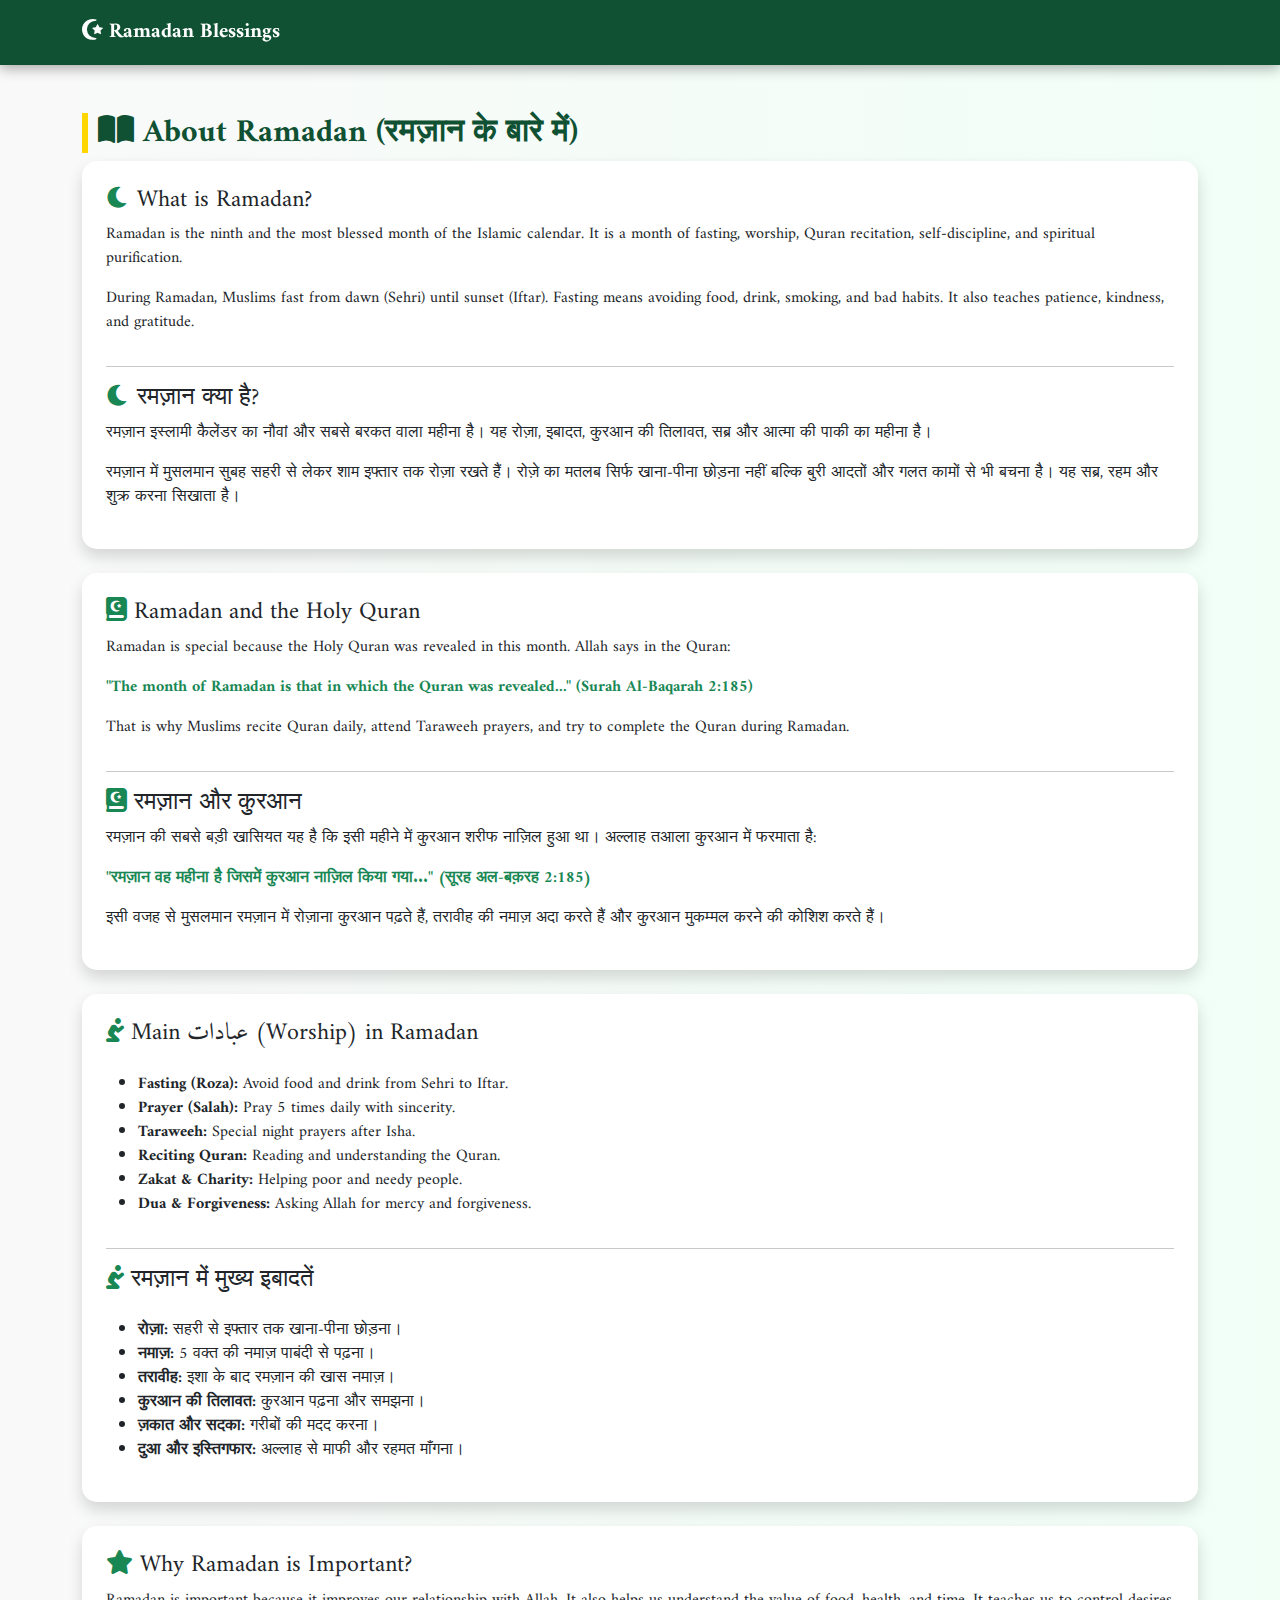
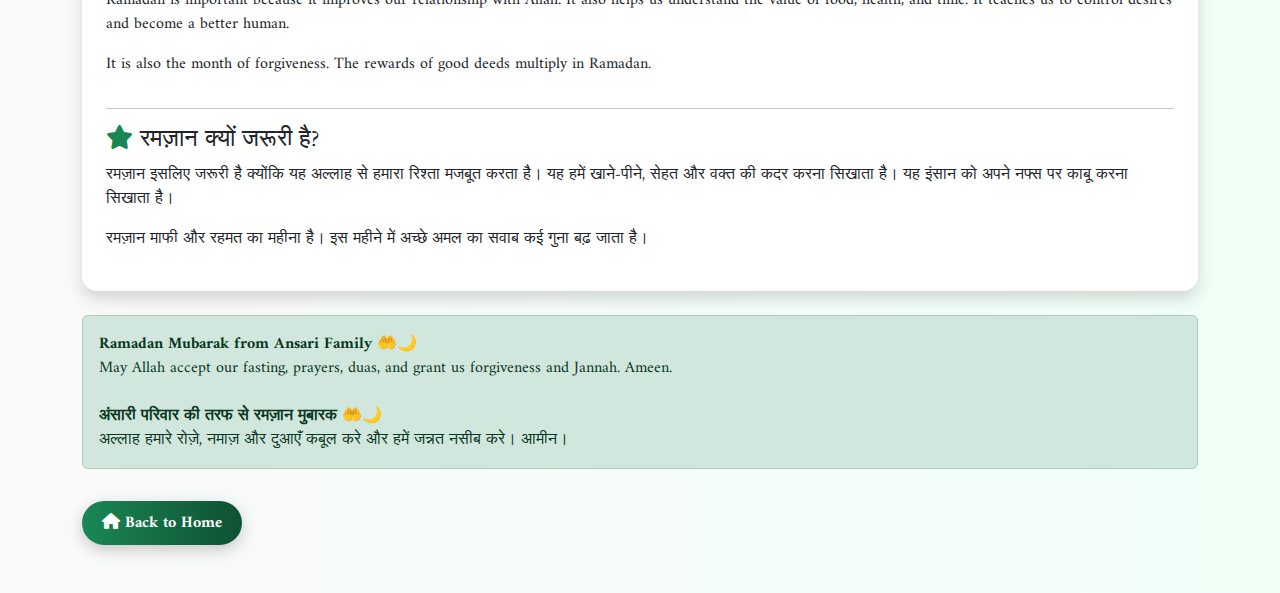
<file: about.html>
<!DOCTYPE html>
<html lang="en">

<head>
    <meta charset="UTF-8">
    <meta name="viewport" content="width=device-width, initial-scale=1.0">
    <title>About Ramadan</title>

    <!-- Bootstrap -->
    <link href="https://cdn.jsdelivr.net/npm/bootstrap@5.3.0/dist/css/bootstrap.min.css" rel="stylesheet">

    <!-- Font Awesome -->
    <link href="https://cdnjs.cloudflare.com/ajax/libs/font-awesome/6.0.0/css/all.min.css" rel="stylesheet">

    <!-- Google Font -->
    <link href="https://fonts.googleapis.com/css2?family=Amiri:wght@400;700&display=swap" rel="stylesheet">

    <!-- Custom CSS -->
    <link rel="stylesheet" href="styles.css">
</head>

<body>

    <!-- Navbar -->
    <nav class="navbar navbar-expand-lg navbar-dark sticky-top">
        <div class="container">
            <a class="navbar-brand" href="index.html">
                <i class="fas fa-star-and-crescent"></i> Ramadan Blessings
            </a>
        </div>
    </nav>

    <!-- About Section -->
    <section class="container my-5">
        <h2><i class="fas fa-book-open"></i> About Ramadan (रमज़ान के बारे में)</h2>

        <div class="card shadow p-4 mb-4">
            <h4><i class="fas fa-moon text-success"></i> What is Ramadan?</h4>
            <p>
                Ramadan is the ninth and the most blessed month of the Islamic calendar. It is a month of fasting,
                worship, Quran recitation, self-discipline, and spiritual purification.
            </p>

            <p>
                During Ramadan, Muslims fast from dawn (Sehri) until sunset (Iftar). Fasting means avoiding food,
                drink, smoking, and bad habits. It also teaches patience, kindness, and gratitude.
            </p>

            <hr>

            <h4><i class="fas fa-moon text-success"></i> रमज़ान क्या है?</h4>
            <p>
                रमज़ान इस्लामी कैलेंडर का नौवां और सबसे बरकत वाला महीना है। यह रोज़ा, इबादत, कुरआन की तिलावत,
                सब्र और आत्मा की पाकी का महीना है।
            </p>

            <p>
                रमज़ान में मुसलमान सुबह सहरी से लेकर शाम इफ्तार तक रोज़ा रखते हैं। रोज़े का मतलब सिर्फ खाना-पीना
                छोड़ना नहीं बल्कि बुरी आदतों और गलत कामों से भी बचना है। यह सब्र, रहम और शुक्र करना सिखाता है।
            </p>
        </div>

        <div class="card shadow p-4 mb-4">
            <h4><i class="fas fa-quran text-success"></i> Ramadan and the Holy Quran</h4>
            <p>
                Ramadan is special because the Holy Quran was revealed in this month. Allah says in the Quran:
            </p>

            <p class="text-success fw-bold">
                "The month of Ramadan is that in which the Quran was revealed..." (Surah Al-Baqarah 2:185)
            </p>

            <p>
                That is why Muslims recite Quran daily, attend Taraweeh prayers, and try to complete the Quran during
                Ramadan.
            </p>

            <hr>

            <h4><i class="fas fa-quran text-success"></i> रमज़ान और कुरआन</h4>
            <p>
                रमज़ान की सबसे बड़ी खासियत यह है कि इसी महीने में कुरआन शरीफ नाज़िल हुआ था।
                अल्लाह तआला कुरआन में फरमाता है:
            </p>

            <p class="text-success fw-bold">
                "रमज़ान वह महीना है जिसमें कुरआन नाज़िल किया गया..." (सूरह अल-बक़रह 2:185)
            </p>

            <p>
                इसी वजह से मुसलमान रमज़ान में रोज़ाना कुरआन पढ़ते हैं, तरावीह की नमाज़ अदा करते हैं और कुरआन मुकम्मल
                करने की कोशिश करते हैं।
            </p>
        </div>

        <div class="card shadow p-4 mb-4">
            <h4><i class="fas fa-pray text-success"></i> Main عبادات (Worship) in Ramadan</h4>

            <ul class="mt-3">
                <li><b>Fasting (Roza):</b> Avoid food and drink from Sehri to Iftar.</li>
                <li><b>Prayer (Salah):</b> Pray 5 times daily with sincerity.</li>
                <li><b>Taraweeh:</b> Special night prayers after Isha.</li>
                <li><b>Reciting Quran:</b> Reading and understanding the Quran.</li>
                <li><b>Zakat & Charity:</b> Helping poor and needy people.</li>
                <li><b>Dua & Forgiveness:</b> Asking Allah for mercy and forgiveness.</li>
            </ul>

            <hr>

            <h4><i class="fas fa-pray text-success"></i> रमज़ान में मुख्य इबादतें</h4>

            <ul class="mt-3">
                <li><b>रोज़ा:</b> सहरी से इफ्तार तक खाना-पीना छोड़ना।</li>
                <li><b>नमाज़:</b> 5 वक्त की नमाज़ पाबंदी से पढ़ना।</li>
                <li><b>तरावीह:</b> इशा के बाद रमज़ान की खास नमाज़।</li>
                <li><b>कुरआन की तिलावत:</b> कुरआन पढ़ना और समझना।</li>
                <li><b>ज़कात और सदका:</b> गरीबों की मदद करना।</li>
                <li><b>दुआ और इस्तिगफार:</b> अल्लाह से माफी और रहमत माँगना।</li>
            </ul>
        </div>

        <div class="card shadow p-4 mb-4">
            <h4><i class="fas fa-star text-success"></i> Why Ramadan is Important?</h4>

            <p>
                Ramadan is important because it improves our relationship with Allah. It also helps us understand the
                value of food, health, and time. It teaches us to control desires and become a better human.
            </p>

            <p>
                It is also the month of forgiveness. The rewards of good deeds multiply in Ramadan.
            </p>

            <hr>

            <h4><i class="fas fa-star text-success"></i> रमज़ान क्यों जरूरी है?</h4>

            <p>
                रमज़ान इसलिए जरूरी है क्योंकि यह अल्लाह से हमारा रिश्ता मजबूत करता है। यह हमें खाने-पीने, सेहत और
                वक्त की कदर करना सिखाता है। यह इंसान को अपने नफ्स पर काबू करना सिखाता है।
            </p>

            <p>
                रमज़ान माफी और रहमत का महीना है। इस महीने में अच्छे अमल का सवाब कई गुना बढ़ जाता है।
            </p>
        </div>

        <div class="alert alert-success mt-4">
            <b>Ramadan Mubarak from Ansari Family 🤲🌙</b><br>
            May Allah accept our fasting, prayers, duas, and grant us forgiveness and Jannah. Ameen.
            <br><br>
            <b>अंसारी परिवार की तरफ से रमज़ान मुबारक 🤲🌙</b><br>
            अल्लाह हमारे रोज़े, नमाज़ और दुआएँ कबूल करे और हमें जन्नत नसीब करे। आमीन।
        </div>

        <a href="index.html" class="btn btn-islamic mt-3">
            <i class="fas fa-home"></i> Back to Home
        </a>
    </section>

    <!-- Bootstrap JS -->
    <script src="https://cdn.jsdelivr.net/npm/bootstrap@5.3.0/dist/js/bootstrap.bundle.min.js"></script>

</body>

</html>
</file>
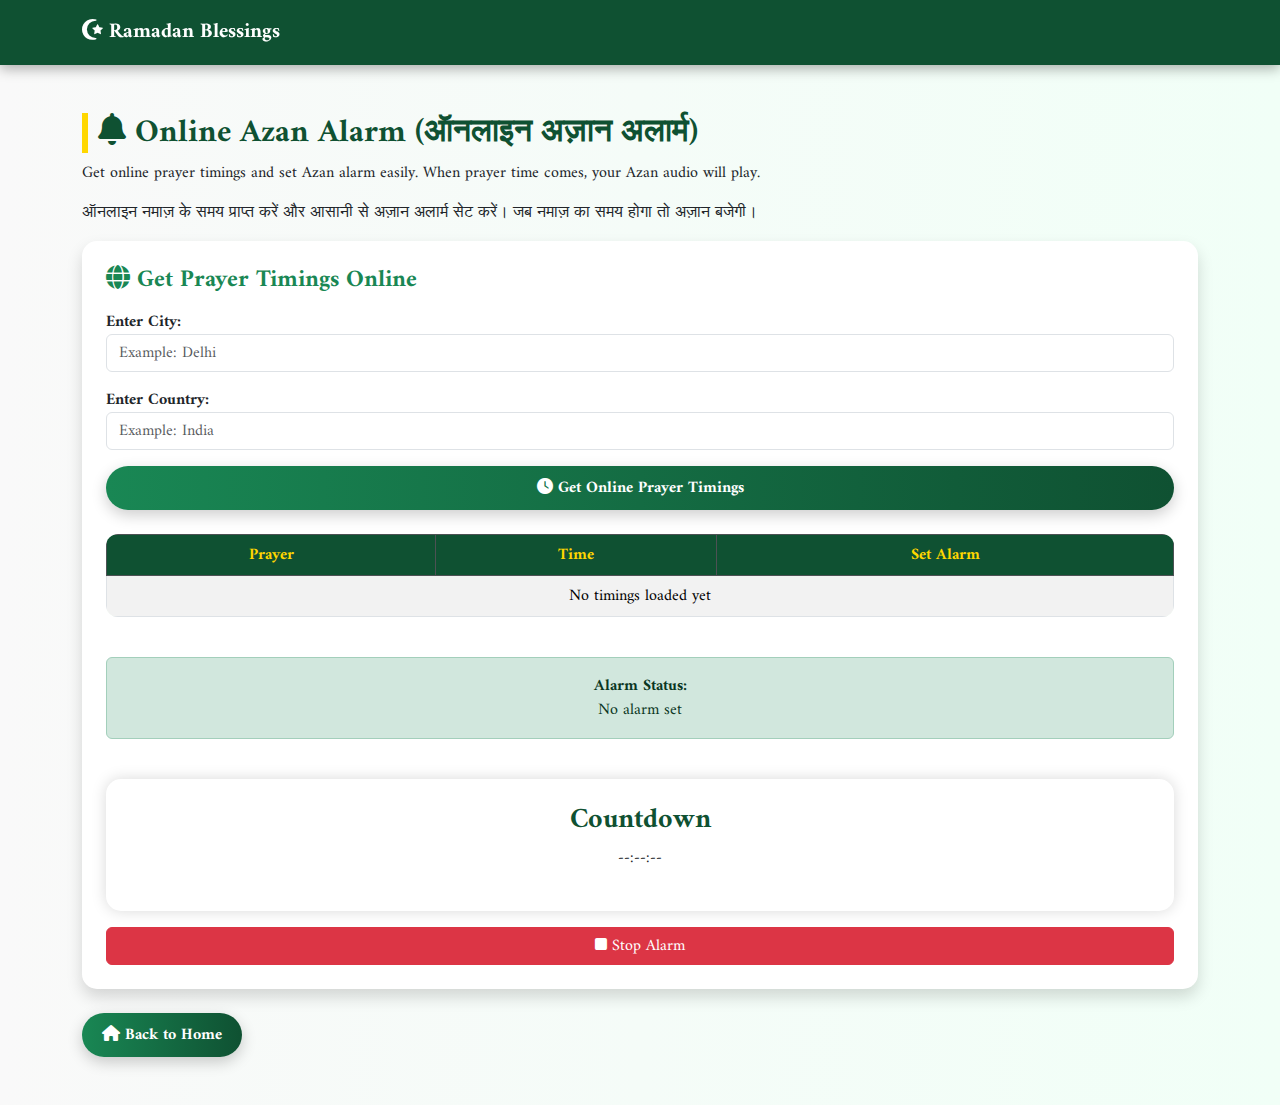
<file: azan-alarm.html>
<!DOCTYPE html>
<html lang="en">

<head>
    <meta charset="UTF-8">
    <meta name="viewport" content="width=device-width, initial-scale=1.0">
    <title>Azan Alarm</title>

    <!-- Bootstrap -->
    <link href="https://cdn.jsdelivr.net/npm/bootstrap@5.3.0/dist/css/bootstrap.min.css" rel="stylesheet">

    <!-- Font Awesome -->
    <link href="https://cdnjs.cloudflare.com/ajax/libs/font-awesome/6.0.0/css/all.min.css" rel="stylesheet">

    <!-- Google Font -->
    <link href="https://fonts.googleapis.com/css2?family=Amiri:wght@400;700&display=swap" rel="stylesheet">

    <!-- Custom CSS -->
    <link rel="stylesheet" href="styles.css">
</head>

<body>

    <!-- Navbar -->
    <nav class="navbar navbar-expand-lg navbar-dark sticky-top">
        <div class="container">
            <a class="navbar-brand" href="index.html">
                <i class="fas fa-star-and-crescent"></i> Ramadan Blessings
            </a>
        </div>
    </nav>

    <!-- Azan Alarm Section -->
    <section class="container my-5">
        <h2><i class="fas fa-bell"></i> Online Azan Alarm (ऑनलाइन अज़ान अलार्म)</h2>

        <p>
            Get online prayer timings and set Azan alarm easily. When prayer time comes, your Azan audio will play.
        </p>

        <p>
            ऑनलाइन नमाज़ के समय प्राप्त करें और आसानी से अज़ान अलार्म सेट करें। जब नमाज़ का समय होगा तो अज़ान बजेगी।
        </p>

        <div class="card shadow p-4">

            <h4 class="text-success fw-bold mb-3">
                <i class="fas fa-globe"></i> Get Prayer Timings Online
            </h4>

            <label><b>Enter City:</b></label>
            <input type="text" class="form-control" id="cityName" placeholder="Example: Delhi">

            <label class="mt-3"><b>Enter Country:</b></label>
            <input type="text" class="form-control" id="countryName" placeholder="Example: India">

            <button class="btn btn-islamic mt-3 w-100" onclick="fetchPrayerTimes()">
                <i class="fas fa-clock"></i> Get Online Prayer Timings
            </button>

            <div class="table-responsive mt-4">
                <table class="table table-striped table-bordered text-center">
                    <thead class="table-dark">
                        <tr>
                            <th>Prayer</th>
                            <th>Time</th>
                            <th>Set Alarm</th>
                        </tr>
                    </thead>
                    <tbody id="prayerTable">
                        <tr>
                            <td colspan="3">No timings loaded yet</td>
                        </tr>
                    </tbody>
                </table>
            </div>

            <div class="alert alert-success mt-4 text-center">
                <b>Alarm Status:</b>
                <p id="alarmStatus" class="m-0">No alarm set</p>
            </div>

            <div class="countdown-box mt-4">
                <h3>Countdown</h3>
                <p id="alarmCountdown">--:--:--</p>
            </div>

            <button class="btn btn-danger mt-3 w-100" onclick="stopAzanAlarm()">
                <i class="fas fa-stop"></i> Stop Alarm
            </button>

        </div>

        <!-- Audio File -->
        <audio id="azanAudio">
            <source src="azan.mp3" type="audio/mpeg">
        </audio>

        <a href="index.html" class="btn btn-islamic mt-4">
            <i class="fas fa-home"></i> Back to Home
        </a>

    </section>

    <!-- JavaScript -->
    <script>
        // ======================================
        // ONLINE PRAYER TIME FETCH (ALADHAN API)
        // ======================================

        async function fetchPrayerTimes() {
            const city = document.getElementById("cityName").value;
            const country = document.getElementById("countryName").value;

            if (city.trim() === "" || country.trim() === "") {
                alert("Please enter City and Country!");
                return;
            }

            try {
                const url = `https://api.aladhan.com/v1/timingsByCity?city=${city}&country=${country}&method=2`;

                const response = await fetch(url);
                const data = await response.json();

                const timings = data.data.timings;

                const prayerTimes = {
                    Fajr: timings.Fajr,
                    Dhuhr: timings.Dhuhr,
                    Asr: timings.Asr,
                    Maghrib: timings.Maghrib,
                    Isha: timings.Isha
                };

                let tableHTML = "";

                for (let prayer in prayerTimes) {
                    tableHTML += `
                        <tr>
                            <td><b>${prayer}</b></td>
                            <td>${prayerTimes[prayer]}</td>
                            <td>
                                <button class="btn btn-success btn-sm" onclick="setOnlineAlarm('${prayer}', '${prayerTimes[prayer]}')">
                                    Set Alarm
                                </button>
                            </td>
                        </tr>
                    `;
                }

                document.getElementById("prayerTable").innerHTML = tableHTML;

            } catch (error) {
                alert("Error fetching prayer timings. Please check city/country name.");
                console.log(error);
            }
        }

        // ======================================
        // SET ALARM USING ONLINE PRAYER TIME
        // ======================================

        let alarmInterval;

        function setOnlineAlarm(prayer, time) {
            document.getElementById("alarmStatus").innerText =
                `Alarm set for ${prayer} at ${time}`;

            localStorage.setItem("azanAlarmPrayer", prayer);
            localStorage.setItem("azanAlarmTime", time);

            if (alarmInterval) clearInterval(alarmInterval);

            alarmInterval = setInterval(() => {
                checkAzanAlarm(prayer, time);
                updateCountdown(time);
            }, 1000);

            alert(`Alarm set for ${prayer} at ${time}`);
        }

        // ======================================
        // CHECK ALARM
        // ======================================

        function checkAzanAlarm(prayer, alarmTime) {
            const now = new Date();
            const currentTime = now.toTimeString().slice(0, 5);

            if (currentTime === alarmTime) {
                const audio = document.getElementById("azanAudio");

                if (audio) {
                    audio.play();
                }

                alert(`🕌 Azan Time for ${prayer}!`);

                clearInterval(alarmInterval);
            }
        }

        // ======================================
        // STOP ALARM
        // ======================================

        function stopAzanAlarm() {
            const audio = document.getElementById("azanAudio");
            if (audio) {
                audio.pause();
                audio.currentTime = 0;
            }

            if (alarmInterval) clearInterval(alarmInterval);

            document.getElementById("alarmStatus").innerText = "Alarm stopped";
            document.getElementById("alarmCountdown").innerText = "--:--:--";

            localStorage.removeItem("azanAlarmPrayer");
            localStorage.removeItem("azanAlarmTime");
        }

        // ======================================
        // COUNTDOWN TIMER
        // ======================================

        function updateCountdown(alarmTime) {
            const countdownElement = document.getElementById("alarmCountdown");
            if (!countdownElement) return;

            const now = new Date();
            const [hours, minutes] = alarmTime.split(":");

            let alarmDate = new Date();
            alarmDate.setHours(hours, minutes, 0);

            if (alarmDate < now) {
                alarmDate.setDate(alarmDate.getDate() + 1);
            }

            const diff = alarmDate - now;

            const h = Math.floor(diff / (1000 * 60 * 60));
            const m = Math.floor((diff % (1000 * 60 * 60)) / (1000 * 60));
            const s = Math.floor((diff % (1000 * 60)) / 1000);

            countdownElement.innerText = `${h}h ${m}m ${s}s`;
        }

        // ======================================
        // LOAD SAVED ALARM ON PAGE RELOAD
        // ======================================

        window.addEventListener("load", () => {
            const prayer = localStorage.getItem("azanAlarmPrayer");
            const time = localStorage.getItem("azanAlarmTime");

            if (prayer && time) {
                const status = document.getElementById("alarmStatus");
                if (status) status.innerText = `Alarm set for ${prayer} at ${time}`;

                alarmInterval = setInterval(() => {
                    checkAzanAlarm(prayer, time);
                    updateCountdown(time);
                }, 1000);
            }
        });
    </script>

    <!-- Bootstrap JS -->
    <script src="https://cdn.jsdelivr.net/npm/bootstrap@5.3.0/dist/js/bootstrap.bundle.min.js"></script>

</body>

</html>
</file>
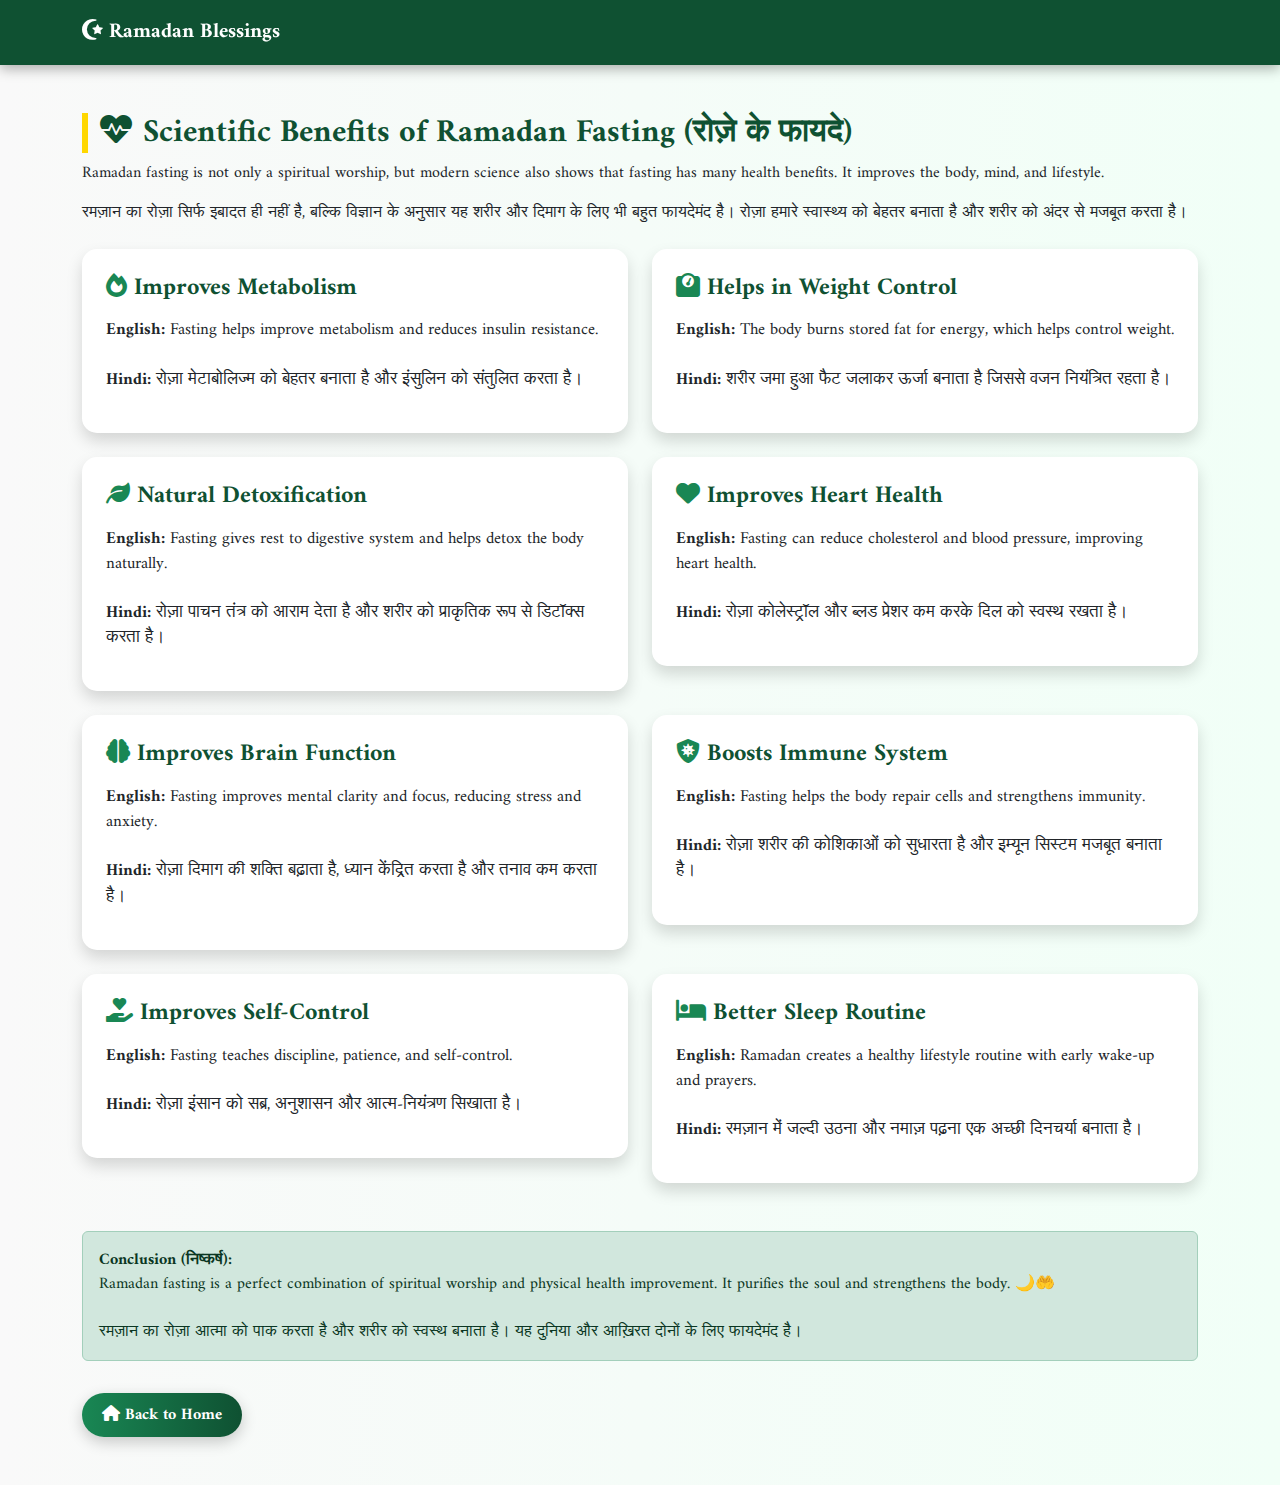
<file: benefits.html>
<!DOCTYPE html>
<html lang="en">

<head>
    <meta charset="UTF-8">
    <meta name="viewport" content="width=device-width, initial-scale=1.0">
    <title>Scientific Benefits of Ramadan</title>

    <!-- Bootstrap -->
    <link href="https://cdn.jsdelivr.net/npm/bootstrap@5.3.0/dist/css/bootstrap.min.css" rel="stylesheet">

    <!-- Font Awesome -->
    <link href="https://cdnjs.cloudflare.com/ajax/libs/font-awesome/6.0.0/css/all.min.css" rel="stylesheet">

    <!-- Google Font -->
    <link href="https://fonts.googleapis.com/css2?family=Amiri:wght@400;700&display=swap" rel="stylesheet">

    <!-- Custom CSS -->
    <link rel="stylesheet" href="styles.css">
</head>

<body>

    <!-- Navbar -->
    <nav class="navbar navbar-expand-lg navbar-dark sticky-top">
        <div class="container">
            <a class="navbar-brand" href="index.html">
                <i class="fas fa-star-and-crescent"></i> Ramadan Blessings
            </a>
        </div>
    </nav>

    <!-- Benefits Section -->
    <section class="container my-5">
        <h2><i class="fas fa-heartbeat"></i> Scientific Benefits of Ramadan Fasting (रोज़े के फायदे)</h2>

        <p>
            Ramadan fasting is not only a spiritual worship, but modern science also shows that fasting has many
            health benefits. It improves the body, mind, and lifestyle.
        </p>

        <p>
            रमज़ान का रोज़ा सिर्फ इबादत ही नहीं है, बल्कि विज्ञान के अनुसार यह शरीर और दिमाग के लिए भी बहुत फायदेमंद है।
            रोज़ा हमारे स्वास्थ्य को बेहतर बनाता है और शरीर को अंदर से मजबूत करता है।
        </p>

        <div class="row mt-4">

            <!-- Benefit 1 -->
            <div class="col-md-6 mb-4">
                <div class="card shadow p-4 benefit-card">
                    <h4><i class="fas fa-fire text-success"></i> Improves Metabolism</h4>
                    <p><b>English:</b> Fasting helps improve metabolism and reduces insulin resistance.</p>
                    <p><b>Hindi:</b> रोज़ा मेटाबोलिज्म को बेहतर बनाता है और इंसुलिन को संतुलित करता है।</p>
                </div>
            </div>

            <!-- Benefit 2 -->
            <div class="col-md-6 mb-4">
                <div class="card shadow p-4 benefit-card">
                    <h4><i class="fas fa-weight-scale text-success"></i> Helps in Weight Control</h4>
                    <p><b>English:</b> The body burns stored fat for energy, which helps control weight.</p>
                    <p><b>Hindi:</b> शरीर जमा हुआ फैट जलाकर ऊर्जा बनाता है जिससे वजन नियंत्रित रहता है।</p>
                </div>
            </div>

            <!-- Benefit 3 -->
            <div class="col-md-6 mb-4">
                <div class="card shadow p-4 benefit-card">
                    <h4><i class="fas fa-leaf text-success"></i> Natural Detoxification</h4>
                    <p><b>English:</b> Fasting gives rest to digestive system and helps detox the body naturally.</p>
                    <p><b>Hindi:</b> रोज़ा पाचन तंत्र को आराम देता है और शरीर को प्राकृतिक रूप से डिटॉक्स करता है।</p>
                </div>
            </div>

            <!-- Benefit 4 -->
            <div class="col-md-6 mb-4">
                <div class="card shadow p-4 benefit-card">
                    <h4><i class="fas fa-heart text-success"></i> Improves Heart Health</h4>
                    <p><b>English:</b> Fasting can reduce cholesterol and blood pressure, improving heart health.</p>
                    <p><b>Hindi:</b> रोज़ा कोलेस्ट्रॉल और ब्लड प्रेशर कम करके दिल को स्वस्थ रखता है।</p>
                </div>
            </div>

            <!-- Benefit 5 -->
            <div class="col-md-6 mb-4">
                <div class="card shadow p-4 benefit-card">
                    <h4><i class="fas fa-brain text-success"></i> Improves Brain Function</h4>
                    <p><b>English:</b> Fasting improves mental clarity and focus, reducing stress and anxiety.</p>
                    <p><b>Hindi:</b> रोज़ा दिमाग की शक्ति बढ़ाता है, ध्यान केंद्रित करता है और तनाव कम करता है।</p>
                </div>
            </div>

            <!-- Benefit 6 -->
            <div class="col-md-6 mb-4">
                <div class="card shadow p-4 benefit-card">
                    <h4><i class="fas fa-shield-virus text-success"></i> Boosts Immune System</h4>
                    <p><b>English:</b> Fasting helps the body repair cells and strengthens immunity.</p>
                    <p><b>Hindi:</b> रोज़ा शरीर की कोशिकाओं को सुधारता है और इम्यून सिस्टम मजबूत बनाता है।</p>
                </div>
            </div>

            <!-- Benefit 7 -->
            <div class="col-md-6 mb-4">
                <div class="card shadow p-4 benefit-card">
                    <h4><i class="fas fa-hand-holding-heart text-success"></i> Improves Self-Control</h4>
                    <p><b>English:</b> Fasting teaches discipline, patience, and self-control.</p>
                    <p><b>Hindi:</b> रोज़ा इंसान को सब्र, अनुशासन और आत्म-नियंत्रण सिखाता है।</p>
                </div>
            </div>

            <!-- Benefit 8 -->
            <div class="col-md-6 mb-4">
                <div class="card shadow p-4 benefit-card">
                    <h4><i class="fas fa-bed text-success"></i> Better Sleep Routine</h4>
                    <p><b>English:</b> Ramadan creates a healthy lifestyle routine with early wake-up and prayers.</p>
                    <p><b>Hindi:</b> रमज़ान में जल्दी उठना और नमाज़ पढ़ना एक अच्छी दिनचर्या बनाता है।</p>
                </div>
            </div>

        </div>

        <div class="alert alert-success mt-4">
            <b>Conclusion (निष्कर्ष):</b><br>
            Ramadan fasting is a perfect combination of spiritual worship and physical health improvement. It purifies
            the soul and strengthens the body. 🌙🤲
            <br><br>
            रमज़ान का रोज़ा आत्मा को पाक करता है और शरीर को स्वस्थ बनाता है। यह दुनिया और आख़िरत दोनों के लिए फायदेमंद है।
        </div>

        <a href="index.html" class="btn btn-islamic mt-3">
            <i class="fas fa-home"></i> Back to Home
        </a>
    </section>

    <!-- Bootstrap JS -->
    <script src="https://cdn.jsdelivr.net/npm/bootstrap@5.3.0/dist/js/bootstrap.bundle.min.js"></script>

</body>

</html>
</file>
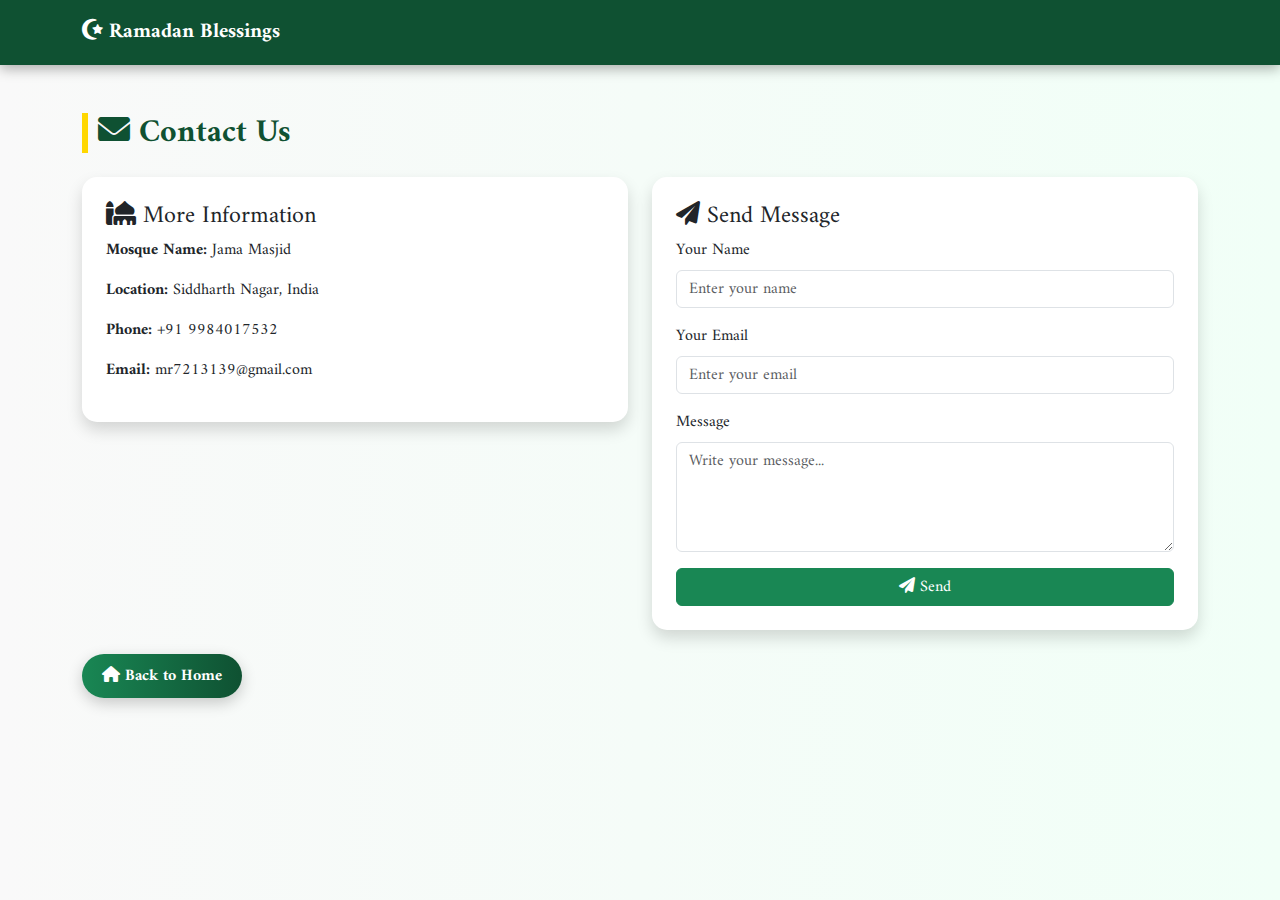
<file: contact.html>
<!DOCTYPE html>
<html lang="en">

<head>
    <meta charset="UTF-8">
    <meta name="viewport" content="width=device-width, initial-scale=1.0">
    <title>Contact</title>

    <link href="https://cdn.jsdelivr.net/npm/bootstrap@5.3.0/dist/css/bootstrap.min.css" rel="stylesheet">
    <link href="https://cdnjs.cloudflare.com/ajax/libs/font-awesome/6.0.0/css/all.min.css" rel="stylesheet">
    <link href="https://fonts.googleapis.com/css2?family=Amiri:wght@400;700&display=swap" rel="stylesheet">
    <link rel="stylesheet" href="styles.css">
</head>

<body>

    <nav class="navbar navbar-expand-lg navbar-dark sticky-top">
        <div class="container">
            <a class="navbar-brand" href="index.html"><i class="fas fa-star-and-crescent"></i> Ramadan Blessings</a>
        </div>
    </nav>

    <section class="container my-5">
        <h2><i class="fas fa-envelope"></i> Contact Us</h2>

        <div class="row mt-4">
            <div class="col-md-6">
                <div class="card shadow p-4">
                    <h4><i class="fas fa-mosque"></i> More Information</h4>
                    <p><strong>Mosque Name:</strong> Jama Masjid</p>
                    <p><strong>Location:</strong> Siddharth Nagar, India</p>
                    <p><strong>Phone:</strong> +91 9984017532</p>
                    <p><strong>Email:</strong> mr7213139@gmail.com</p>
                </div>
            </div>

            <div class="col-md-6 mt-4 mt-md-0">
                <div class="card shadow p-4">
                    <h4><i class="fas fa-paper-plane"></i> Send Message</h4>

                    <form action="https://formsubmit.co/mr7213139@gmail.com" method="POST">
                        <input type="hidden" name="_captcha" value="false">
                        <input type="hidden" name="_next" value="thankyou.html">

                        <div class="mb-3">
                            <label class="form-label">Your Name</label>
                            <input type="text" name="name" class="form-control" placeholder="Enter your name" required>
                        </div>

                        <div class="mb-3">
                            <label class="form-label">Your Email</label>
                            <input type="email" name="email" class="form-control" placeholder="Enter your email" required>
                        </div>

                        <div class="mb-3">
                            <label class="form-label">Message</label>
                            <textarea name="message" class="form-control" rows="4" placeholder="Write your message..." required></textarea>
                        </div>

                        <button type="submit" class="btn btn-success w-100">
                            <i class="fas fa-paper-plane"></i> Send
                        </button>
                    </form>
                </div>
            </div>
        </div>

        <a href="index.html" class="btn btn-islamic mt-4"><i class="fas fa-home"></i> Back to Home</a>
    </section>

</body>

</html>
</file>
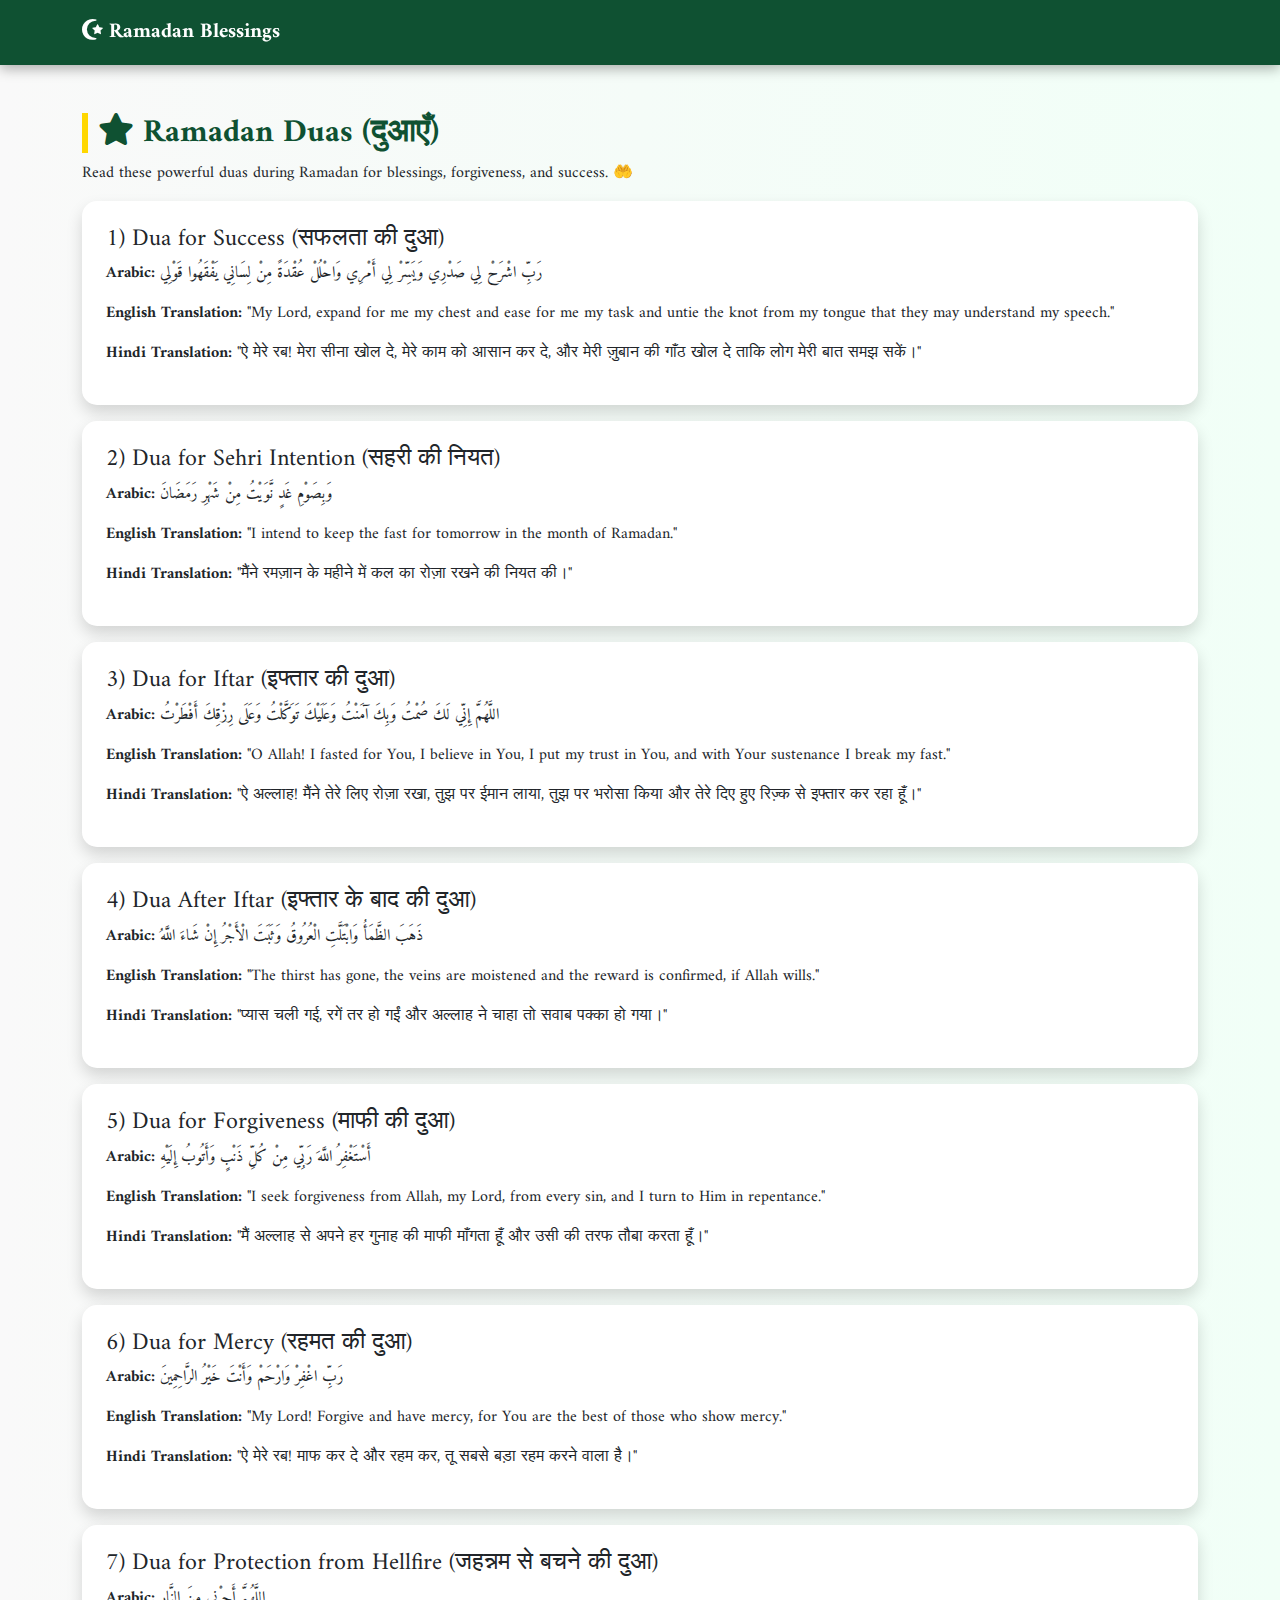
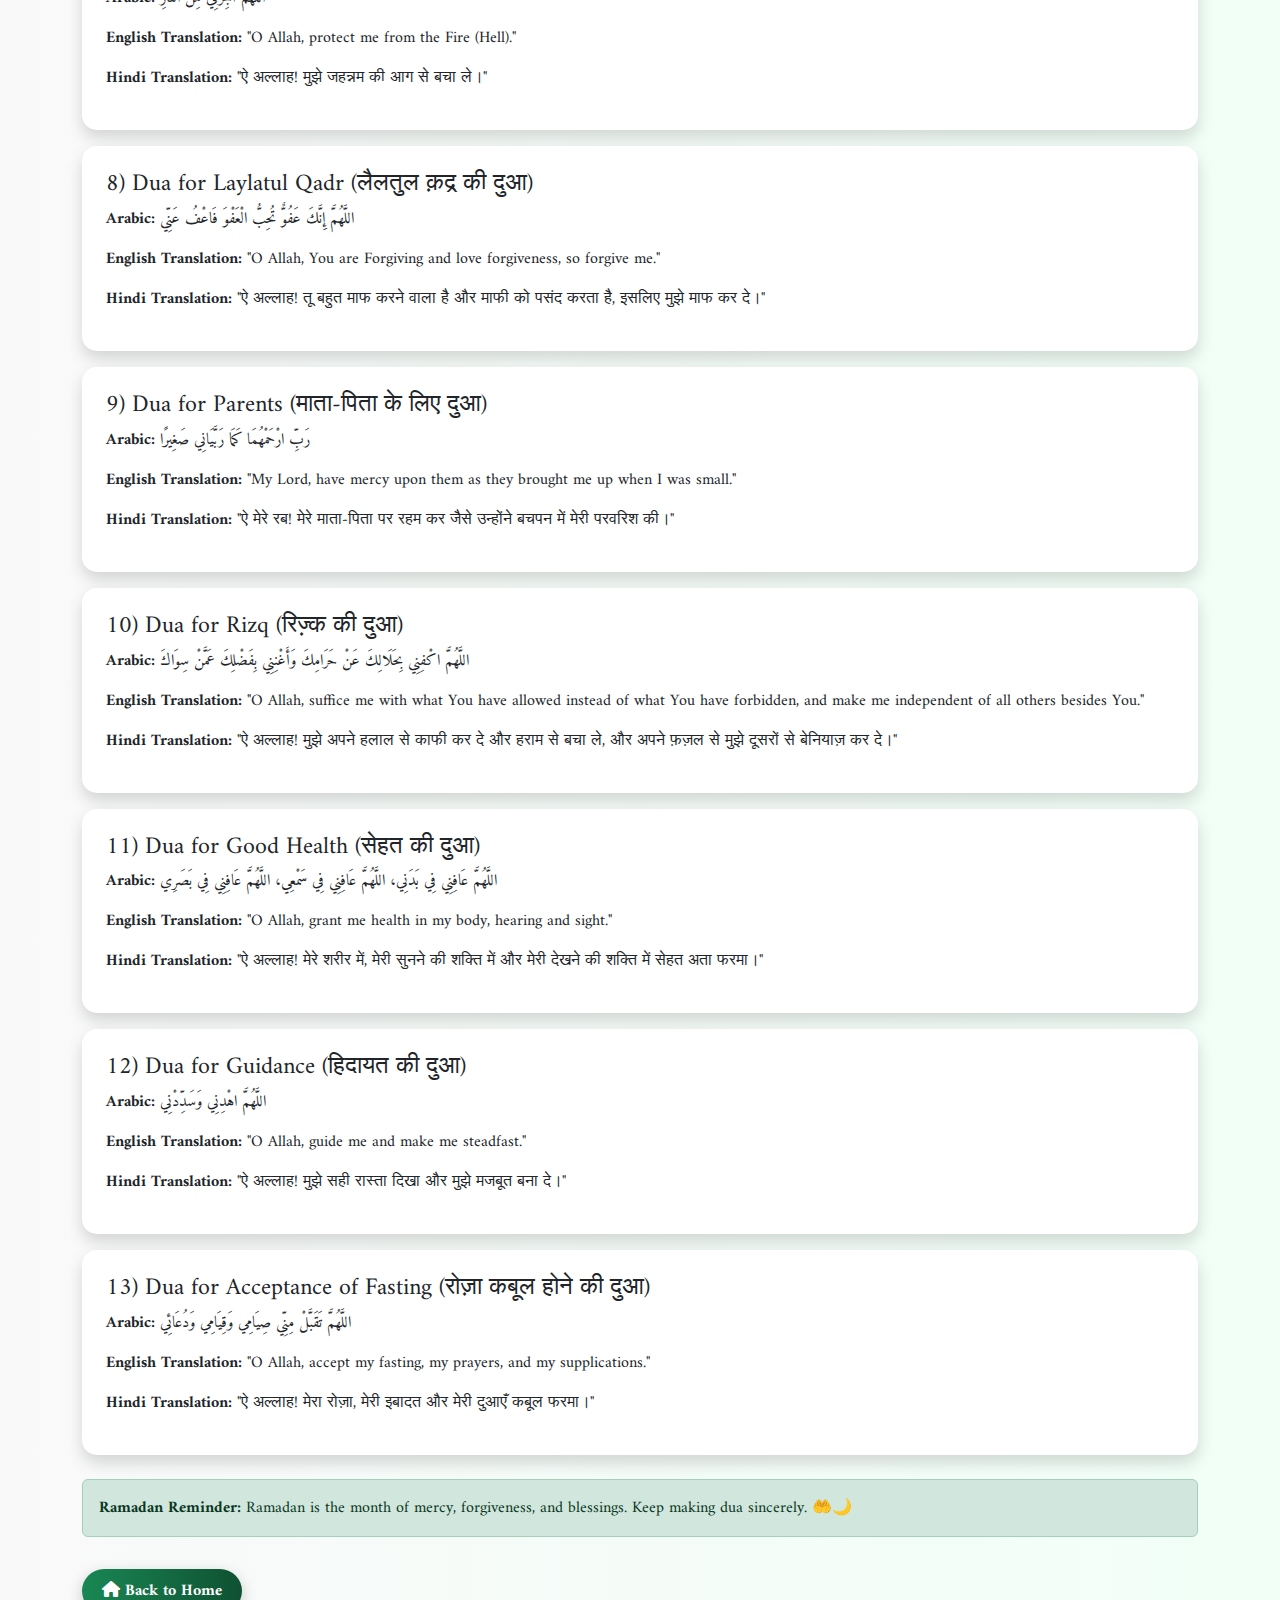
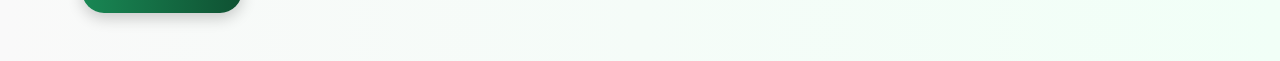
<file: dua.html>
<!DOCTYPE html>
<html lang="en">

<head>
    <meta charset="UTF-8">
    <meta name="viewport" content="width=device-width, initial-scale=1.0">
    <title>Ramadan Duas</title>

    <!-- Bootstrap -->
    <link href="https://cdn.jsdelivr.net/npm/bootstrap@5.3.0/dist/css/bootstrap.min.css" rel="stylesheet">

    <!-- Font Awesome -->
    <link href="https://cdnjs.cloudflare.com/ajax/libs/font-awesome/6.0.0/css/all.min.css" rel="stylesheet">

    <!-- Google Font -->
    <link href="https://fonts.googleapis.com/css2?family=Amiri:wght@400;700&display=swap" rel="stylesheet">

    <!-- Custom CSS -->
    <link rel="stylesheet" href="styles.css">
</head>

<body>

    <!-- Navbar -->
    <nav class="navbar navbar-expand-lg navbar-dark sticky-top">
        <div class="container">
            <a class="navbar-brand" href="index.html">
                <i class="fas fa-star-and-crescent"></i> Ramadan Blessings
            </a>
        </div>
    </nav>

    <!-- Dua Section -->
    <section class="container my-5">
        <h2><i class="fas fa-star"></i> Ramadan Duas (दुआएँ)</h2>
        <p>Read these powerful duas during Ramadan for blessings, forgiveness, and success. 🤲</p>

        <!-- Dua 1 -->
        <div class="card p-4 shadow mb-3">
            <h4>1) Dua for Success (सफलता की दुआ)</h4>
            <p><strong>Arabic:</strong> رَبِّ اشْرَحْ لِي صَدْرِي وَيَسِّرْ لِي أَمْرِي وَاحْلُلْ عُقْدَةً مِنْ لِسَانِي يَفْقَهُوا قَوْلِي</p>

            <p><strong>English Translation:</strong> "My Lord, expand for me my chest and ease for me my task and untie the knot from my tongue that they may understand my speech."</p>

            <p><strong>Hindi Translation:</strong> "ऐ मेरे रब! मेरा सीना खोल दे, मेरे काम को आसान कर दे, और मेरी ज़ुबान की गाँठ खोल दे ताकि लोग मेरी बात समझ सकें।"</p>
        </div>

        <!-- Dua 2 -->
        <div class="card p-4 shadow mb-3">
            <h4>2) Dua for Sehri Intention (सहरी की नियत)</h4>
            <p><strong>Arabic:</strong> وَبِصَوْمِ غَدٍ نَّوَيْتُ مِنْ شَهْرِ رَمَضَانَ</p>

            <p><strong>English Translation:</strong> "I intend to keep the fast for tomorrow in the month of Ramadan."</p>

            <p><strong>Hindi Translation:</strong> "मैंने रमज़ान के महीने में कल का रोज़ा रखने की नियत की।"</p>
        </div>

        <!-- Dua 3 -->
        <div class="card p-4 shadow mb-3">
            <h4>3) Dua for Iftar (इफ्तार की दुआ)</h4>
            <p><strong>Arabic:</strong> اللَّهُمَّ إِنِّي لَكَ صُمْتُ وَبِكَ آمَنْتُ وَعَلَيْكَ تَوَكَّلْتُ وَعَلَى رِزْقِكَ أَفْطَرْتُ</p>

            <p><strong>English Translation:</strong> "O Allah! I fasted for You, I believe in You, I put my trust in You, and with Your sustenance I break my fast."</p>

            <p><strong>Hindi Translation:</strong> "ऐ अल्लाह! मैंने तेरे लिए रोज़ा रखा, तुझ पर ईमान लाया, तुझ पर भरोसा किया और तेरे दिए हुए रिज़्क से इफ्तार कर रहा हूँ।"</p>
        </div>

        <!-- Dua 4 -->
        <div class="card p-4 shadow mb-3">
            <h4>4) Dua After Iftar (इफ्तार के बाद की दुआ)</h4>
            <p><strong>Arabic:</strong> ذَهَبَ الظَّمَأُ وَابْتَلَّتِ الْعُرُوقُ وَثَبَتَ الْأَجْرُ إِنْ شَاءَ اللَّهُ</p>

            <p><strong>English Translation:</strong> "The thirst has gone, the veins are moistened and the reward is confirmed, if Allah wills."</p>

            <p><strong>Hindi Translation:</strong> "प्यास चली गई, रगें तर हो गईं और अल्लाह ने चाहा तो सवाब पक्का हो गया।"</p>
        </div>

        <!-- Dua 5 -->
        <div class="card p-4 shadow mb-3">
            <h4>5) Dua for Forgiveness (माफी की दुआ)</h4>
            <p><strong>Arabic:</strong> أَسْتَغْفِرُ اللَّهَ رَبِّي مِنْ كُلِّ ذَنْبٍ وَأَتُوبُ إِلَيْهِ</p>

            <p><strong>English Translation:</strong> "I seek forgiveness from Allah, my Lord, from every sin, and I turn to Him in repentance."</p>

            <p><strong>Hindi Translation:</strong> "मैं अल्लाह से अपने हर गुनाह की माफी माँगता हूँ और उसी की तरफ तौबा करता हूँ।"</p>
        </div>

        <!-- Dua 6 -->
        <div class="card p-4 shadow mb-3">
            <h4>6) Dua for Mercy (रहमत की दुआ)</h4>
            <p><strong>Arabic:</strong> رَبِّ اغْفِرْ وَارْحَمْ وَأَنْتَ خَيْرُ الرَّاحِمِينَ</p>

            <p><strong>English Translation:</strong> "My Lord! Forgive and have mercy, for You are the best of those who show mercy."</p>

            <p><strong>Hindi Translation:</strong> "ऐ मेरे रब! माफ कर दे और रहम कर, तू सबसे बड़ा रहम करने वाला है।"</p>
        </div>

        <!-- Dua 7 -->
        <div class="card p-4 shadow mb-3">
            <h4>7) Dua for Protection from Hellfire (जहन्नम से बचने की दुआ)</h4>
            <p><strong>Arabic:</strong> اللَّهُمَّ أَجِرْنِي مِنَ النَّارِ</p>

            <p><strong>English Translation:</strong> "O Allah, protect me from the Fire (Hell)."</p>

            <p><strong>Hindi Translation:</strong> "ऐ अल्लाह! मुझे जहन्नम की आग से बचा ले।"</p>
        </div>

        <!-- Dua 8 -->
        <div class="card p-4 shadow mb-3">
            <h4>8) Dua for Laylatul Qadr (लैलतुल क़द्र की दुआ)</h4>
            <p><strong>Arabic:</strong> اللَّهُمَّ إِنَّكَ عَفُوٌّ تُحِبُّ الْعَفْوَ فَاعْفُ عَنِّي</p>

            <p><strong>English Translation:</strong> "O Allah, You are Forgiving and love forgiveness, so forgive me."</p>

            <p><strong>Hindi Translation:</strong> "ऐ अल्लाह! तू बहुत माफ करने वाला है और माफी को पसंद करता है, इसलिए मुझे माफ कर दे।"</p>
        </div>

        <!-- Dua 9 -->
        <div class="card p-4 shadow mb-3">
            <h4>9) Dua for Parents (माता-पिता के लिए दुआ)</h4>
            <p><strong>Arabic:</strong> رَبِّ ارْحَمْهُمَا كَمَا رَبَّيَانِي صَغِيرًا</p>

            <p><strong>English Translation:</strong> "My Lord, have mercy upon them as they brought me up when I was small."</p>

            <p><strong>Hindi Translation:</strong> "ऐ मेरे रब! मेरे माता-पिता पर रहम कर जैसे उन्होंने बचपन में मेरी परवरिश की।"</p>
        </div>

        <!-- Dua 10 -->
        <div class="card p-4 shadow mb-3">
            <h4>10) Dua for Rizq (रिज़्क की दुआ)</h4>
            <p><strong>Arabic:</strong> اللَّهُمَّ اكْفِنِي بِحَلَالِكَ عَنْ حَرَامِكَ وَأَغْنِنِي بِفَضْلِكَ عَمَّنْ سِوَاكَ</p>

            <p><strong>English Translation:</strong> "O Allah, suffice me with what You have allowed instead of what You have forbidden, and make me independent of all others besides You."</p>

            <p><strong>Hindi Translation:</strong> "ऐ अल्लाह! मुझे अपने हलाल से काफी कर दे और हराम से बचा ले, और अपने फ़ज़ल से मुझे दूसरों से बेनियाज़ कर दे।"</p>
        </div>

        <!-- Dua 11 -->
        <div class="card p-4 shadow mb-3">
            <h4>11) Dua for Good Health (सेहत की दुआ)</h4>
            <p><strong>Arabic:</strong> اللَّهُمَّ عَافِنِي فِي بَدَنِي، اللَّهُمَّ عَافِنِي فِي سَمْعِي، اللَّهُمَّ عَافِنِي فِي بَصَرِي</p>

            <p><strong>English Translation:</strong> "O Allah, grant me health in my body, hearing and sight."</p>

            <p><strong>Hindi Translation:</strong> "ऐ अल्लाह! मेरे शरीर में, मेरी सुनने की शक्ति में और मेरी देखने की शक्ति में सेहत अता फरमा।"</p>
        </div>

        <!-- Dua 12 -->
        <div class="card p-4 shadow mb-3">
            <h4>12) Dua for Guidance (हिदायत की दुआ)</h4>
            <p><strong>Arabic:</strong> اللَّهُمَّ اهْدِنِي وَسَدِّدْنِي</p>

            <p><strong>English Translation:</strong> "O Allah, guide me and make me steadfast."</p>

            <p><strong>Hindi Translation:</strong> "ऐ अल्लाह! मुझे सही रास्ता दिखा और मुझे मजबूत बना दे।"</p>
        </div>

        <!-- Dua 13 -->
        <div class="card p-4 shadow mb-3">
            <h4>13) Dua for Acceptance of Fasting (रोज़ा कबूल होने की दुआ)</h4>
            <p><strong>Arabic:</strong> اللَّهُمَّ تَقَبَّلْ مِنِّي صِيَامِي وَقِيَامِي وَدُعَائِي</p>

            <p><strong>English Translation:</strong> "O Allah, accept my fasting, my prayers, and my supplications."</p>

            <p><strong>Hindi Translation:</strong> "ऐ अल्लाह! मेरा रोज़ा, मेरी इबादत और मेरी दुआएँ कबूल फरमा।"</p>
        </div>

        <!-- Reminder -->
        <div class="alert alert-success mt-4">
            <b>Ramadan Reminder:</b> Ramadan is the month of mercy, forgiveness, and blessings. Keep making dua sincerely. 🤲🌙
        </div>

        <!-- Back Button -->
        <a href="index.html" class="btn btn-islamic mt-3">
            <i class="fas fa-home"></i> Back to Home
        </a>
    </section>

    <!-- Bootstrap JS -->
    <script src="https://cdn.jsdelivr.net/npm/bootstrap@5.3.0/dist/js/bootstrap.bundle.min.js"></script>

</body>

</html>
</file>
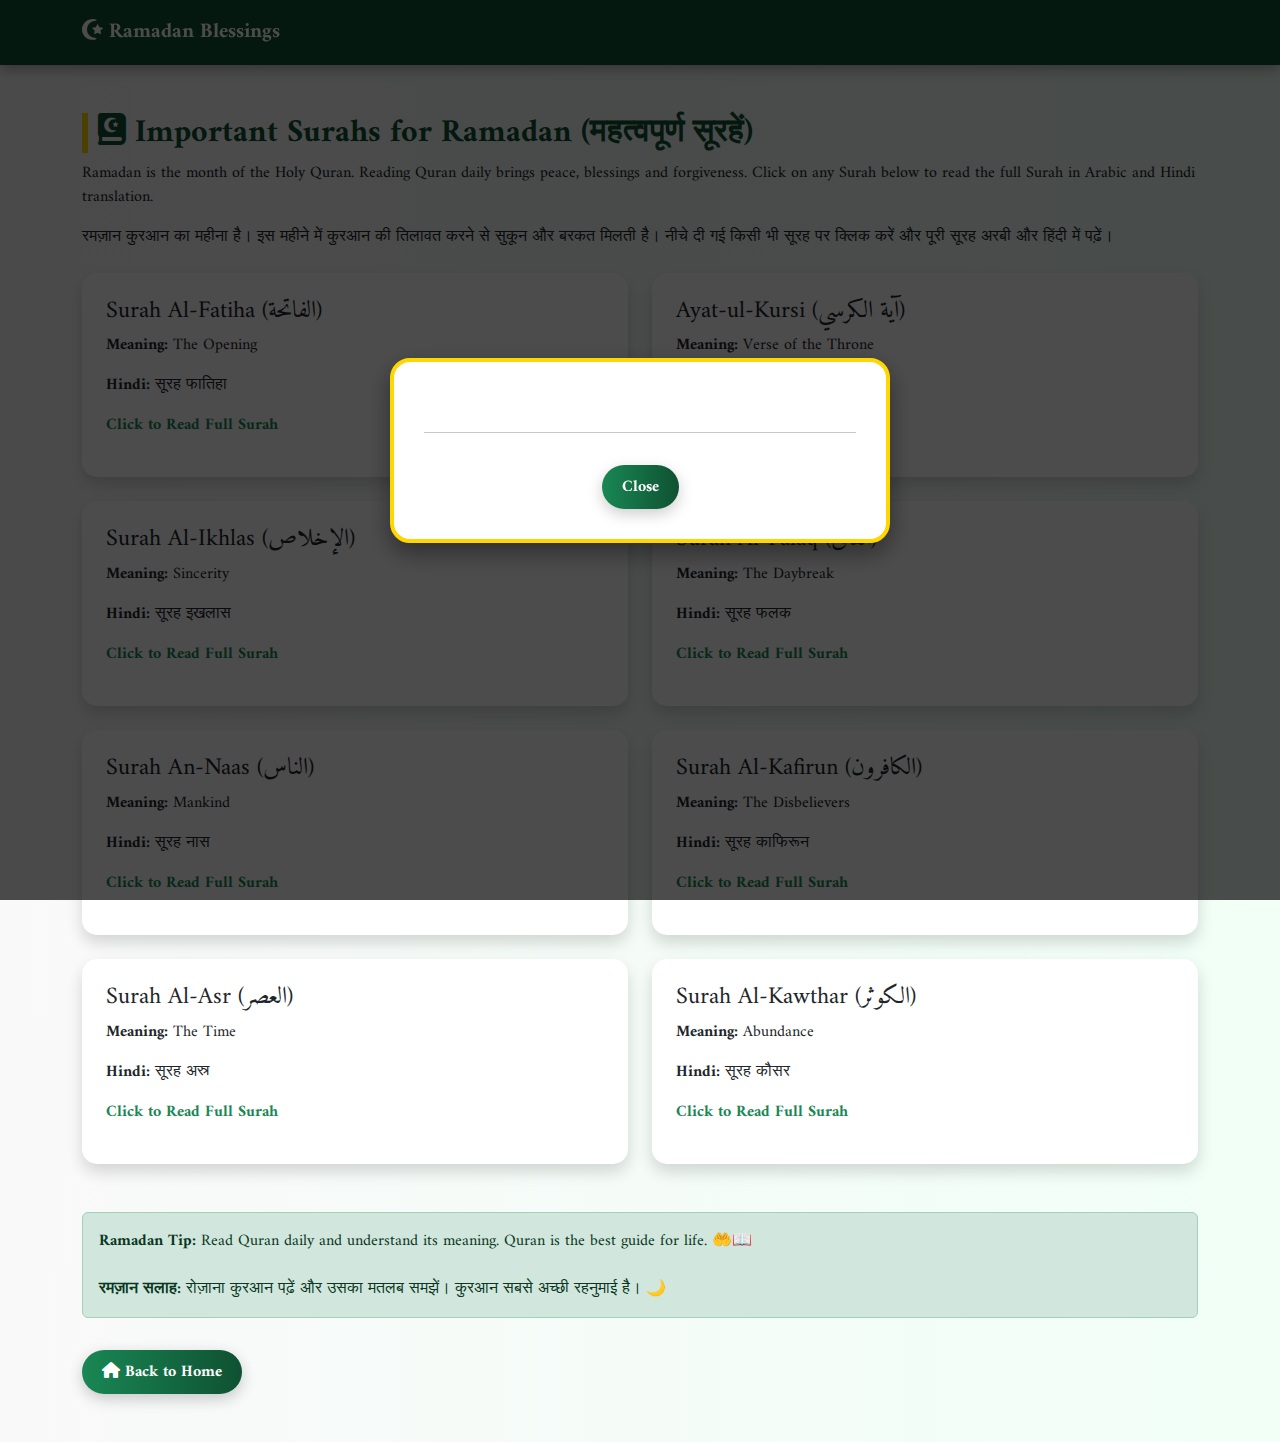
<file: surahs.html>
<!DOCTYPE html>
<html lang="en">

<head>
    <meta charset="UTF-8">
    <meta name="viewport" content="width=device-width, initial-scale=1.0">
    <title>Important Surahs for Ramadan</title>

    <!-- Bootstrap -->
    <link href="https://cdn.jsdelivr.net/npm/bootstrap@5.3.0/dist/css/bootstrap.min.css" rel="stylesheet">

    <!-- Font Awesome -->
    <link href="https://cdnjs.cloudflare.com/ajax/libs/font-awesome/6.0.0/css/all.min.css" rel="stylesheet">

    <!-- Google Font -->
    <link href="https://fonts.googleapis.com/css2?family=Amiri:wght@400;700&display=swap" rel="stylesheet">

    <!-- Custom CSS -->
    <link rel="stylesheet" href="styles.css">
</head>

<body>

    <!-- Navbar -->
    <nav class="navbar navbar-expand-lg navbar-dark sticky-top">
        <div class="container">
            <a class="navbar-brand" href="index.html">
                <i class="fas fa-star-and-crescent"></i> Ramadan Blessings
            </a>
        </div>
    </nav>

    <!-- Surah Section -->
    <section class="container my-5">
        <h2><i class="fas fa-quran"></i> Important Surahs for Ramadan (महत्वपूर्ण सूरहें)</h2>

        <p>
            Ramadan is the month of the Holy Quran. Reading Quran daily brings peace, blessings and forgiveness.
            Click on any Surah below to read the full Surah in Arabic and Hindi translation.
        </p>

        <p>
            रमज़ान कुरआन का महीना है। इस महीने में कुरआन की तिलावत करने से सुकून और बरकत मिलती है।
            नीचे दी गई किसी भी सूरह पर क्लिक करें और पूरी सूरह अरबी और हिंदी में पढ़ें।
        </p>

        <div class="row mt-4">

            <!-- Surah Al-Fatiha -->
            <div class="col-md-6 mb-4">
                <div class="card shadow p-4 surah-card surah-click" onclick="openSurah('fatiha')">
                    <h4>Surah Al-Fatiha (الفاتحة)</h4>
                    <p><b>Meaning:</b> The Opening</p>
                    <p><b>Hindi:</b> सूरह फातिहा</p>
                    <p class="text-success"><b>Click to Read Full Surah</b></p>
                </div>
            </div>

            <!-- Ayat-ul-Kursi -->
            <div class="col-md-6 mb-4">
                <div class="card shadow p-4 surah-card surah-click" onclick="openSurah('kursi')">
                    <h4>Ayat-ul-Kursi (آية الكرسي)</h4>
                    <p><b>Meaning:</b> Verse of the Throne</p>
                    <p><b>Hindi:</b> आयतुल कुर्सी</p>
                    <p class="text-success"><b>Click to Read Full Ayah</b></p>
                </div>
            </div>

            <!-- Surah Al-Ikhlas -->
            <div class="col-md-6 mb-4">
                <div class="card shadow p-4 surah-card surah-click" onclick="openSurah('ikhlas')">
                    <h4>Surah Al-Ikhlas (الإخلاص)</h4>
                    <p><b>Meaning:</b> Sincerity</p>
                    <p><b>Hindi:</b> सूरह इखलास</p>
                    <p class="text-success"><b>Click to Read Full Surah</b></p>
                </div>
            </div>

            <!-- Surah Al-Falaq -->
            <div class="col-md-6 mb-4">
                <div class="card shadow p-4 surah-card surah-click" onclick="openSurah('falaq')">
                    <h4>Surah Al-Falaq (الفلق)</h4>
                    <p><b>Meaning:</b> The Daybreak</p>
                    <p><b>Hindi:</b> सूरह फलक</p>
                    <p class="text-success"><b>Click to Read Full Surah</b></p>
                </div>
            </div>

            <!-- Surah An-Naas -->
            <div class="col-md-6 mb-4">
                <div class="card shadow p-4 surah-card surah-click" onclick="openSurah('naas')">
                    <h4>Surah An-Naas (الناس)</h4>
                    <p><b>Meaning:</b> Mankind</p>
                    <p><b>Hindi:</b> सूरह नास</p>
                    <p class="text-success"><b>Click to Read Full Surah</b></p>
                </div>
            </div>

            <!-- Surah Al-Kafirun -->
            <div class="col-md-6 mb-4">
                <div class="card shadow p-4 surah-card surah-click" onclick="openSurah('kafirun')">
                    <h4>Surah Al-Kafirun (الكافرون)</h4>
                    <p><b>Meaning:</b> The Disbelievers</p>
                    <p><b>Hindi:</b> सूरह काफिरून</p>
                    <p class="text-success"><b>Click to Read Full Surah</b></p>
                </div>
            </div>

            <!-- Surah Al-Asr -->
            <div class="col-md-6 mb-4">
                <div class="card shadow p-4 surah-card surah-click" onclick="openSurah('asr')">
                    <h4>Surah Al-Asr (العصر)</h4>
                    <p><b>Meaning:</b> The Time</p>
                    <p><b>Hindi:</b> सूरह अस्र</p>
                    <p class="text-success"><b>Click to Read Full Surah</b></p>
                </div>
            </div>

            <!-- Surah Al-Kawthar -->
            <div class="col-md-6 mb-4">
                <div class="card shadow p-4 surah-card surah-click" onclick="openSurah('kawthar')">
                    <h4>Surah Al-Kawthar (الكوثر)</h4>
                    <p><b>Meaning:</b> Abundance</p>
                    <p><b>Hindi:</b> सूरह कौसर</p>
                    <p class="text-success"><b>Click to Read Full Surah</b></p>
                </div>
            </div>

        </div>

        <div class="alert alert-success mt-4">
            <b>Ramadan Tip:</b> Read Quran daily and understand its meaning. Quran is the best guide for life. 🤲📖
            <br><br>
            <b>रमज़ान सलाह:</b> रोज़ाना कुरआन पढ़ें और उसका मतलब समझें। कुरआन सबसे अच्छी रहनुमाई है। 🌙
        </div>

        <a href="index.html" class="btn btn-islamic mt-3">
            <i class="fas fa-home"></i> Back to Home
        </a>
    </section>

    <!-- Surah Modal -->
    <div id="surahModal" class="ramadan-popup">
        <div class="popup-content">
            <h2 id="surahTitle"></h2>
            <p id="surahArabic" class="surah-text"></p>
            <hr>
            <p id="surahHindi"></p>

            <button class="btn btn-islamic mt-3" onclick="closeSurah()">Close</button>
        </div>
    </div>

    <!-- JS -->
    <script>
        const surahs = {
            fatiha: {
                title: "Surah Al-Fatiha (الفاتحة)",
                arabic: `
بِسْمِ اللَّهِ الرَّحْمَٰنِ الرَّحِيمِ <br>
الْحَمْدُ لِلَّهِ رَبِّ الْعَالَمِينَ <br>
الرَّحْمَٰنِ الرَّحِيمِ <br>
مَالِكِ يَوْمِ الدِّينِ <br>
إِيَّاكَ نَعْبُدُ وَإِيَّاكَ نَسْتَعِينُ <br>
اهْدِنَا الصِّرَاطَ الْمُسْتَقِيمَ <br>
صِرَاطَ الَّذِينَ أَنْعَمْتَ عَلَيْهِمْ غَيْرِ الْمَغْضُوبِ عَلَيْهِمْ وَلَا الضَّالِّينَ
                `,
                hindi: `
अल्लाह के नाम से शुरू जो बहुत रहम करने वाला है।  
सब तारीफ अल्लाह के लिए है जो सारे जहान का पालनहार है।  
वह बड़ा मेहरबान, रहम करने वाला है।  
इंसाफ के दिन का मालिक है।  
हम तेरी ही इबादत करते हैं और तुझी से मदद चाहते हैं।  
हमें सीधा रास्ता दिखा।  
उनका रास्ता जिन पर तूने इनाम किया, न कि उनका जिन पर ग़ज़ब हुआ।
                `
            },

            kursi: {
                title: "Ayat-ul-Kursi (آية الكرسي)",
                arabic: `
اللَّهُ لَا إِلَٰهَ إِلَّا هُوَ الْحَيُّ الْقَيُّومُ ۚ <br>
لَا تَأْخُذُهُ سِنَةٌ وَلَا نَوْمٌ ۚ <br>
لَّهُ مَا فِي السَّمَاوَاتِ وَمَا فِي الْأَرْضِ ۗ <br>
مَن ذَا الَّذِي يَشْفَعُ عِندَهُ إِلَّا بِإِذْنِهِ ۚ <br>
يَعْلَمُ مَا بَيْنَ أَيْدِيهِمْ وَمَا خَلْفَهُمْ ۖ <br>
وَلَا يُحِيطُونَ بِشَيْءٍ مِّنْ عِلْمِهِ إِلَّا بِمَا شَاءَ ۚ <br>
وَسِعَ كُرْسِيُّهُ السَّمَاوَاتِ وَالْأَرْضَ ۖ <br>
وَلَا يَئُودُهُ حِفْظُهُمَا ۚ وَهُوَ الْعَلِيُّ الْعَظِيمُ
                `,
                hindi: `
अल्लाह के सिवा कोई माबूद नहीं, वही ज़िंदा और कायम है।  
उसे न ऊंघ आती है न नींद।  
जो कुछ आसमानों में है और जो कुछ ज़मीन में है सब उसी का है।  
कौन है जो उसकी इजाज़त के बिना सिफारिश कर सके?  
वह जानता है जो उनके आगे है और जो उनके पीछे है।  
वे उसके इल्म में से कुछ नहीं जान सकते सिवाय जितना वह चाहे।  
उसकी कुर्सी आसमान और ज़मीन पर छाई हुई है।  
उनकी हिफाज़त उसे थकाती नहीं और वह सबसे ऊँचा और महान है।
                `
            },

            ikhlas: {
                title: "Surah Al-Ikhlas (الإخلاص)",
                arabic: `
قُلْ هُوَ اللَّهُ أَحَدٌ <br>
اللَّهُ الصَّمَدُ <br>
لَمْ يَلِدْ وَلَمْ يُولَدْ <br>
وَلَمْ يَكُن لَّهُ كُفُوًا أَحَدٌ
                `,
                hindi: `
कह दो वह अल्लाह एक है।  
अल्लाह बेनियाज़ है।  
न उसकी कोई औलाद है और न वह किसी की औलाद है।  
और उसके बराबर कोई नहीं।
                `
            },

            falaq: {
                title: "Surah Al-Falaq (الفلق)",
                arabic: `
قُلْ أَعُوذُ بِرَبِّ الْفَلَقِ <br>
مِن شَرِّ مَا خَلَقَ <br>
وَمِن شَرِّ غَاسِقٍ إِذَا وَقَبَ <br>
وَمِن شَرِّ النَّفَّاثَاتِ فِي الْعُقَدِ <br>
وَمِن شَرِّ حَاسِدٍ إِذَا حَسَدَ
                `,
                hindi: `
कह दो मैं सुबह के रब की पनाह मांगता हूँ।  
उसकी बनाई हुई चीज़ों की बुराई से।  
और रात की तारीकी की बुराई से जब वह छा जाए।  
और गांठों में फूंक मारने वालों की बुराई से।  
और हसद करने वाले की बुराई से जब वह हसद करे।
                `
            },

            naas: {
                title: "Surah An-Naas (الناس)",
                arabic: `
قُلْ أَعُوذُ بِرَبِّ النَّاسِ <br>
مَلِكِ النَّاسِ <br>
إِلَٰهِ النَّاسِ <br>
مِن شَرِّ الْوَسْوَاسِ الْخَنَّاسِ <br>
الَّذِي يُوَسْوِسُ فِي صُدُورِ النَّاسِ <br>
مِنَ الْجِنَّةِ وَالنَّاسِ
                `,
                hindi: `
कह दो मैं इंसानों के रब की पनाह मांगता हूँ।  
इंसानों के बादशाह की।  
इंसानों के माबूद की।  
छिपकर वसवसा डालने वाले शैतान की बुराई से।  
जो लोगों के सीने में वसवसा डालता है।  
चाहे वह जिन्नों में से हो या इंसानों में से।
                `
            },

            kafirun: {
                title: "Surah Al-Kafirun (الكافرون)",
                arabic: `
قُلْ يَا أَيُّهَا الْكَافِرُونَ <br>
لَا أَعْبُدُ مَا تَعْبُدُونَ <br>
وَلَا أَنتُمْ عَابِدُونَ مَا أَعْبُدُ <br>
وَلَا أَنَا عَابِدٌ مَّا عَبَدتُّمْ <br>
وَلَا أَنتُمْ عَابِدُونَ مَا أَعْبُدُ <br>
لَكُمْ دِينُكُمْ وَلِيَ دِينِ
                `,
                hindi: `
कह दो ऐ काफिरों!  
मैं उसकी इबादत नहीं करता जिसे तुम करते हो।  
और तुम उसकी इबादत नहीं करते जिसे मैं करता हूँ।  
और न मैं उसकी इबादत करने वाला हूँ जिसे तुम करते हो।  
और न तुम उसकी इबादत करने वाले हो जिसे मैं करता हूँ।  
तुम्हारे लिए तुम्हारा दीन और मेरे लिए मेरा दीन।
                `
            },

            asr: {
                title: "Surah Al-Asr (العصر)",
                arabic: `
وَالْعَصْرِ <br>
إِنَّ الْإِنسَانَ لَفِي خُسْرٍ <br>
إِلَّا الَّذِينَ آمَنُوا وَعَمِلُوا الصَّالِحَاتِ <br>
وَتَوَاصَوْا بِالْحَقِّ وَتَوَاصَوْا بِالصَّبْرِ
                `,
                hindi: `
समय की कसम।  
बेशक इंसान घाटे में है।  
सिवाय उनके जो ईमान लाए और अच्छे काम किए।  
और एक-दूसरे को हक की नसीहत की।  
और एक-दूसरे को सब्र की नसीहत की।
                `
            },

            kawthar: {
                title: "Surah Al-Kawthar (الكوثر)",
                arabic: `
إِنَّا أَعْطَيْنَاكَ الْكَوْثَرَ <br>
فَصَلِّ لِرَبِّكَ وَانْحَرْ <br>
إِنَّ شَانِئَكَ هُوَ الْأَبْتَرُ
                `,
                hindi: `
बेशक हमने आपको कौसर अता किया।  
तो अपने रब के लिए नमाज़ पढ़ो और कुर्बानी करो।  
बेशक आपका दुश्मन ही बे-निशान होगा।
                `
            }
        };

        function openSurah(key) {
            document.getElementById("surahTitle").innerHTML = surahs[key].title;
            document.getElementById("surahArabic").innerHTML = surahs[key].arabic;
            document.getElementById("surahHindi").innerText = surahs[key].hindi;
            document.getElementById("surahModal").style.display = "flex";
        }

        function closeSurah() {
            document.getElementById("surahModal").style.display = "none";
        }
    </script>

    <!-- Bootstrap JS -->
    <script src="https://cdn.jsdelivr.net/npm/bootstrap@5.3.0/dist/js/bootstrap.bundle.min.js"></script>

</body>

</html>
</file>
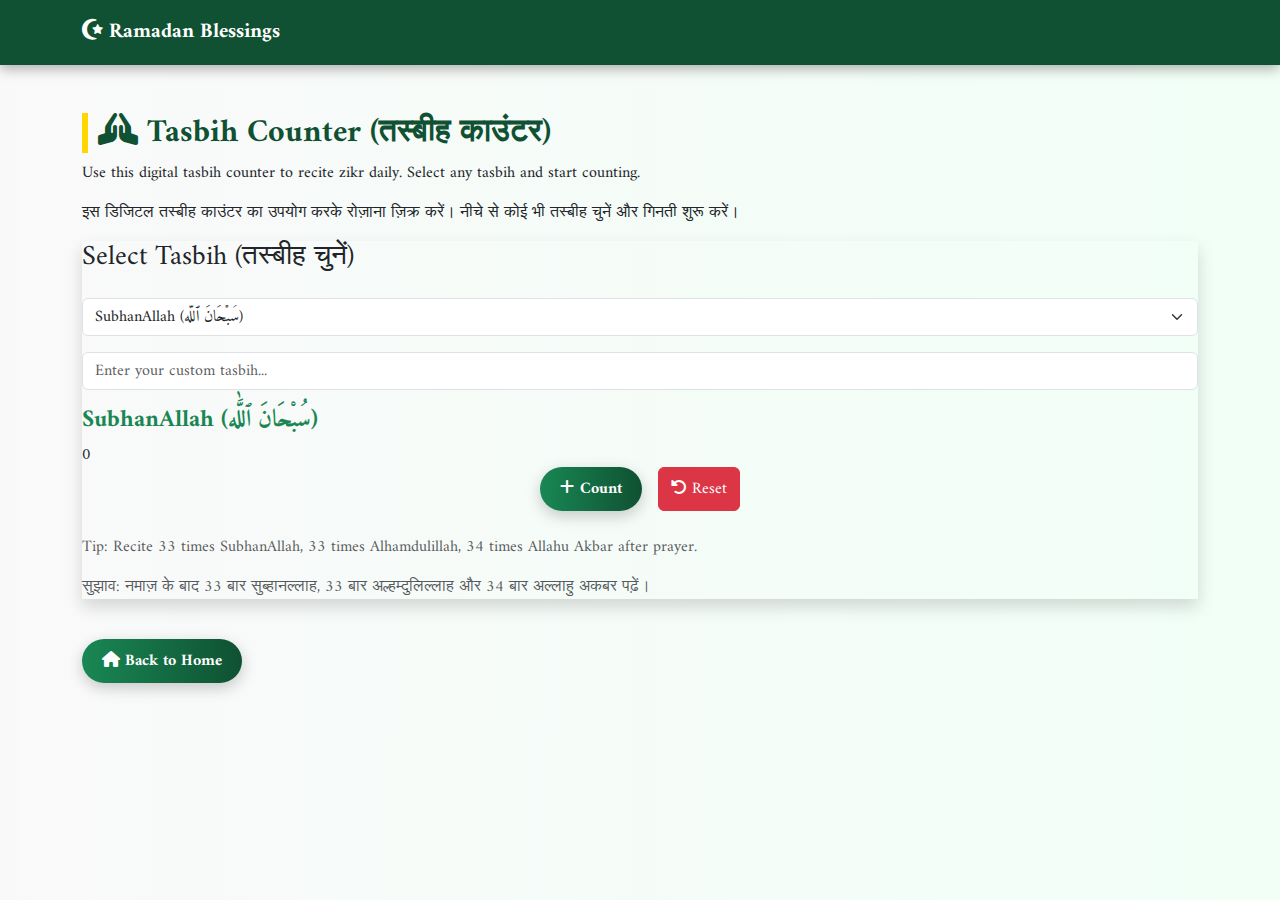
<file: tasbih.html>
<!DOCTYPE html>
<html lang="en">

<head>
    <meta charset="UTF-8">
    <meta name="viewport" content="width=device-width, initial-scale=1.0">
    <title>Tasbih Counter</title>

    <!-- Bootstrap -->
    <link href="https://cdn.jsdelivr.net/npm/bootstrap@5.3.0/dist/css/bootstrap.min.css" rel="stylesheet">

    <!-- Font Awesome -->
    <link href="https://cdnjs.cloudflare.com/ajax/libs/font-awesome/6.0.0/css/all.min.css" rel="stylesheet">

    <!-- Google Font -->
    <link href="https://fonts.googleapis.com/css2?family=Amiri:wght@400;700&display=swap" rel="stylesheet">

    <!-- Custom CSS -->
    <link rel="stylesheet" href="styles.css">
</head>

<body>

    <!-- Navbar -->
    <nav class="navbar navbar-expand-lg navbar-dark sticky-top">
        <div class="container">
            <a class="navbar-brand" href="index.html">
                <i class="fas fa-star-and-crescent"></i> Ramadan Blessings
            </a>
        </div>
    </nav>

    <!-- Tasbih Section -->
    <section class="container my-5">
        <h2><i class="fas fa-praying-hands"></i> Tasbih Counter (तस्बीह काउंटर)</h2>

        <p>
            Use this digital tasbih counter to recite zikr daily. Select any tasbih and start counting.
        </p>

        <p>
            इस डिजिटल तस्बीह काउंटर का उपयोग करके रोज़ाना ज़िक्र करें। नीचे से कोई भी तस्बीह चुनें और गिनती शुरू करें।
        </p>

        <div class="tasbih-box shadow">

            <label for="tasbihSelect" class="form-label mb-2"><h3 class="mb-3">Select Tasbih (तस्बीह चुनें)</h3></label>

            <select class="form-select mb-3" id="tasbihSelect" onchange="changeTasbih()">
                <option value="SubhanAllah">SubhanAllah (سُبْحَانَ ٱللَّٰه)</option>
                <option value="Alhamdulillah">Alhamdulillah (ٱلْحَمْدُ لِلَّٰه)</option>
                <option value="AllahuAkbar">Allahu Akbar (ٱللَّٰهُ أَكْبَر)</option>
                <option value="Astaghfirullah">Astaghfirullah (أَسْتَغْفِرُ ٱللَّٰه)</option>
                <option value="LaIlahaIllallah">La ilaha illallah (لَا إِلٰهَ إِلَّا ٱللَّٰه)</option>
                <option value="DuroodSharif">Durood Sharif (اللَّهُمَّ صَلِّ عَلَى مُحَمَّد)</option>
                <option value="Hasbunallah">Hasbunallahu wa ni’mal wakeel (حَسْبُنَا ٱللَّٰهُ وَنِعْمَ ٱلْوَكِيل)</option>
                <option value="SubhanWabihamdihi">SubhanAllahi wa bihamdihi (سُبْحَانَ ٱللَّٰهِ وَبِحَمْدِهِ)</option>
                <option value="Custom">Custom Tasbih (अपनी तस्बीह लिखें)</option>
            </select>

            <input type="text" class="form-control mb-3" id="customTasbihInput"
                placeholder="Enter your custom tasbih..." onkeyup="updateCustomTasbih()">

            <h4 id="tasbihName" class="text-success fw-bold">SubhanAllah (سُبْحَانَ ٱللَّٰه)</h4>

            <div class="tasbih-count" id="tasbihCount">0</div>

            <div class="tasbih-buttons d-flex justify-content-center gap-3 flex-wrap">
                <button class="btn btn-islamic" onclick="increaseCount()">
                    <i class="fas fa-plus"></i> Count
                </button>

                <button class="btn btn-danger" onclick="resetCount()">
                    <i class="fas fa-rotate-left"></i> Reset
                </button>
            </div>

            <p class="mt-4 text-muted">
                Tip: Recite 33 times SubhanAllah, 33 times Alhamdulillah, 34 times Allahu Akbar after prayer.
            </p>

            <p class="text-muted">
                सुझाव: नमाज़ के बाद 33 बार सुब्हानल्लाह, 33 बार अल्हम्दुलिल्लाह और 34 बार अल्लाहु अकबर पढ़ें।
            </p>
        </div>

        <a href="index.html" class="btn btn-islamic mt-4">
            <i class="fas fa-home"></i> Back to Home
        </a>
    </section>

    <!-- JS -->
    <script src="script.js"></script>

</body>

</html>
</file>
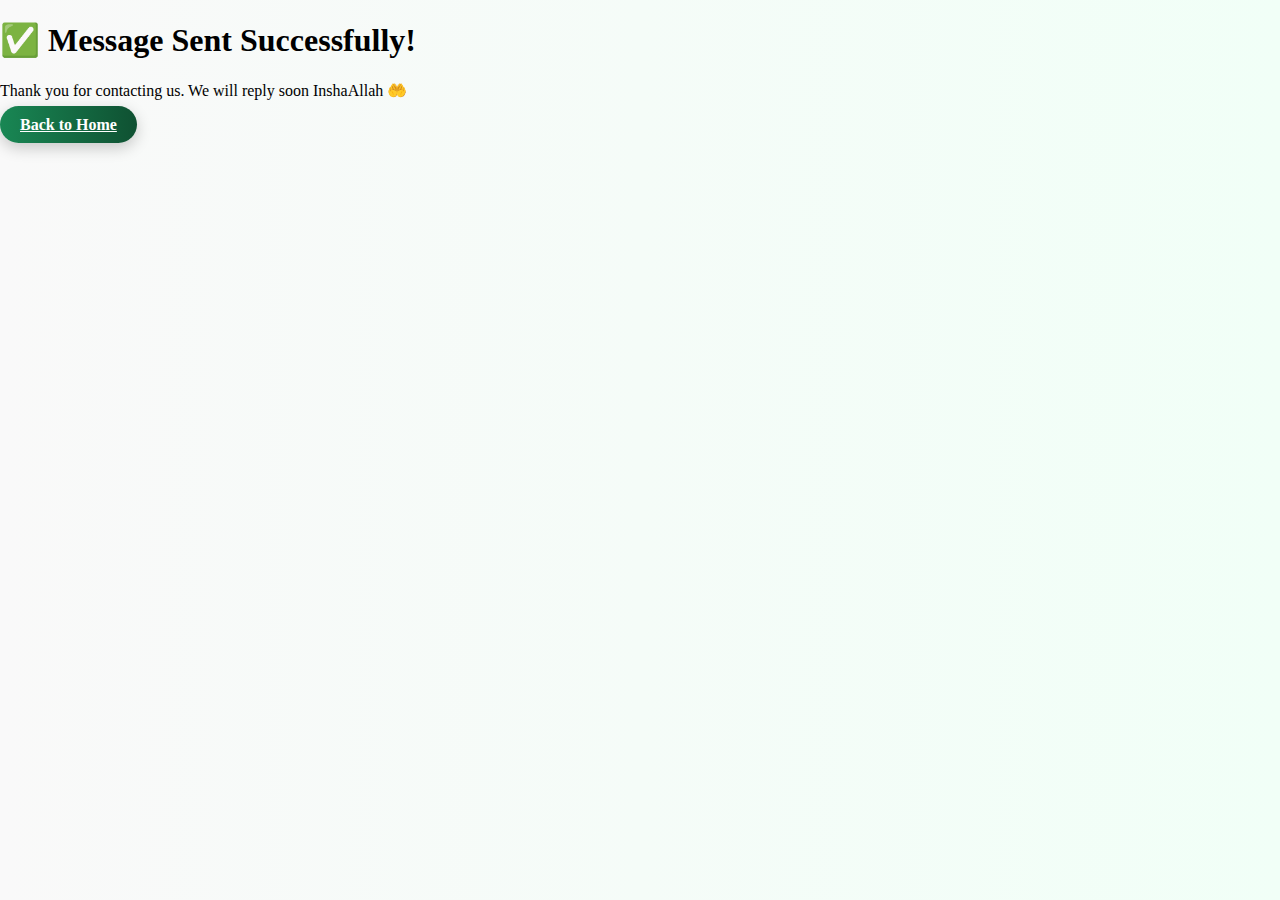
<file: thankyou.html>
<!DOCTYPE html>
<html lang="en">

<head>
    <meta charset="UTF-8">
    <meta name="viewport" content="width=device-width, initial-scale=1.0">
    <title>Thank You</title>

    <link rel="stylesheet" href="styles.css">
</head>

<body>

    <div class="container text-center mt-5">
        <h1 class="text-success">✅ Message Sent Successfully!</h1>
        <p>Thank you for contacting us. We will reply soon InshaAllah 🤲</p>

        <a href="index.html" class="btn btn-islamic mt-3">
            <i class="fas fa-home"></i> Back to Home
        </a>
    </div>

</body>

</html>
</file>
<file: styles.css>
body {
    font-family: 'Amiri', serif;
    background: linear-gradient(to right, #f9f9f9, #f1fff7);
    margin: 0;
    padding: 0;
    scroll-behavior: smooth;
}

/* HERO SECTION */
.hero {
    background: url("https://images.unsplash.com/photo-1589384267710-7a64dba7b4d4?auto=format&fit=crop&w=1600&q=80");
    background-size: cover;
    background-position: center;
    background-repeat: no-repeat;
    color: white;
    padding: 100px 0;
    text-align: center;
    position: relative;
}

.hero::before {
    content: "";
    position: absolute;
    inset: 0;
    background: rgba(0, 0, 0, 0.60);
}

.hero .container {
    position: relative;
    z-index: 1;
}

.hero h1 {
    font-size: 3rem;
    font-weight: bold;
    text-shadow: 2px 2px 8px black;
}

.hero p {
    font-size: 1.2rem;
    margin-top: 10px;
    opacity: 0.95;
}

/* NAVBAR */
.navbar {
    background: #0f5132 !important;
    padding: 12px 0;
    box-shadow: 0px 4px 12px rgba(0, 0, 0, 0.3);
}

.navbar-brand {
    font-weight: bold;
    font-size: 1.3rem;
}

.nav-link {
    color: white !important;
    font-size: 1.05rem;
    margin: 0 5px;
    transition: 0.3s;
}

.nav-link:hover {
    color: gold !important;
    transform: scale(1.05);
}

/* SECTION TITLES */
h2 {
    color: #0f5132;
    font-weight: bold;
    margin-top: 40px;
    border-left: 6px solid gold;
    padding-left: 10px;
}

/* BUTTON */
.btn-islamic {
    background: linear-gradient(to right, #198754, #0f5132);
    color: white;
    border: none;
    padding: 10px 20px;
    font-size: 1rem;
    font-weight: bold;
    border-radius: 50px;
    transition: 0.3s;
    box-shadow: 0px 5px 15px rgba(0, 0, 0, 0.2);
}

.btn-islamic:hover {
    background: linear-gradient(to right, #0f5132, #198754);
    transform: translateY(-3px);
    color: gold;
}

/* CARD */
.card {
    border-radius: 15px;
    border: none;
    transition: 0.3s;
}

.card:hover {
    transform: translateY(-5px);
    box-shadow: 0px 8px 18px rgba(0, 0, 0, 0.25);
}

/* TABLE */
.table {
    border-radius: 12px;
    overflow: hidden;
}

.table-dark th {
    background: #0f5132 !important;
    color: gold !important;
}

.table-striped tbody tr:nth-of-type(odd) {
    background: #e9fbe9;
}

.table-striped tbody tr:hover {
    background: #d2f5d2;
    cursor: pointer;
}

.today-highlight {
    background: gold !important;
    color: black !important;
    font-weight: bold;
}

/* PDF PAGE BREAK FIX */
table {
    page-break-inside: auto;
}

tr {
    page-break-inside: avoid;
    page-break-after: auto;
}

/* COUNTDOWN BOX */
.countdown-box {
    background: white;
    padding: 25px;
    border-radius: 15px;
    text-align: center;
    box-shadow: 0px 0px 15px rgba(0, 0, 0, 0.15);
}

.countdown-box h3 {
    font-weight: bold;
    color: #0f5132;
}

#countdown-timer {
    font-size: 1.4rem;
    font-weight: bold;
    color: #198754;
}

/* BENEFITS SECTION */
.benefit-card h4 {
    font-weight: bold;
    color: #0f5132;
}

.benefit-card p {
    font-size: 1.05rem;
    margin-top: 8px;
}

/* FOOTER */
footer {
    background: #0f5132;
    color: white;
    padding: 15px;
    font-size: 1rem;
    margin-top: 30px;
}

/* DARK MODE */
.dark-mode {
    background: #0b0b0b !important;
    color: white !important;
}

.dark-mode h2 {
    color: gold !important;
}

.dark-mode .card {
    background: #1a1a1a !important;
    color: white !important;
}

.dark-mode .countdown-box {
    background: #1a1a1a !important;
    color: white !important;
}

.dark-mode .table {
    color: white !important;
}

.dark-mode footer {
    background: black;
}

/* RESPONSIVE */
@media(max-width: 768px) {
    .hero h1 {
        font-size: 2.1rem;
    }

    .hero p {
        font-size: 1rem;
    }

    .nav-link {
        text-align: center;
        padding: 10px;
    }

    .btn-islamic {
        width: 100%;
        margin-top: 10px;
    }
}

/* RAMADAN POPUP */
.ramadan-popup {
    position: fixed;
    top: 0;
    left: 0;
    width: 100%;
    height: 100%;
    background: rgba(0, 0, 0, 0.7);
    display: flex;
    justify-content: center;
    align-items: center;
    z-index: 9999;
    animation: fadeIn 1s ease;
}

.popup-content {
    background: white;
    padding: 30px;
    border-radius: 20px;
    text-align: center;
    max-width: 500px;
    width: 90%;
    box-shadow: 0px 10px 25px rgba(0, 0, 0, 0.4);
    border: 4px solid gold;
    animation: popupZoom 0.8s ease;
}

.popup-content h2 {
    color: #0f5132;
    font-weight: bold;
}

.popup-content p {
    font-size: 1.1rem;
    margin-top: 10px;
}

@keyframes fadeIn {
    from {
        opacity: 0;
    }

    to {
        opacity: 1;
    }
}

@keyframes popupZoom {
    from {
        transform: scale(0.6);
    }

    to {
        transform: scale(1);
    }
}
</file>
